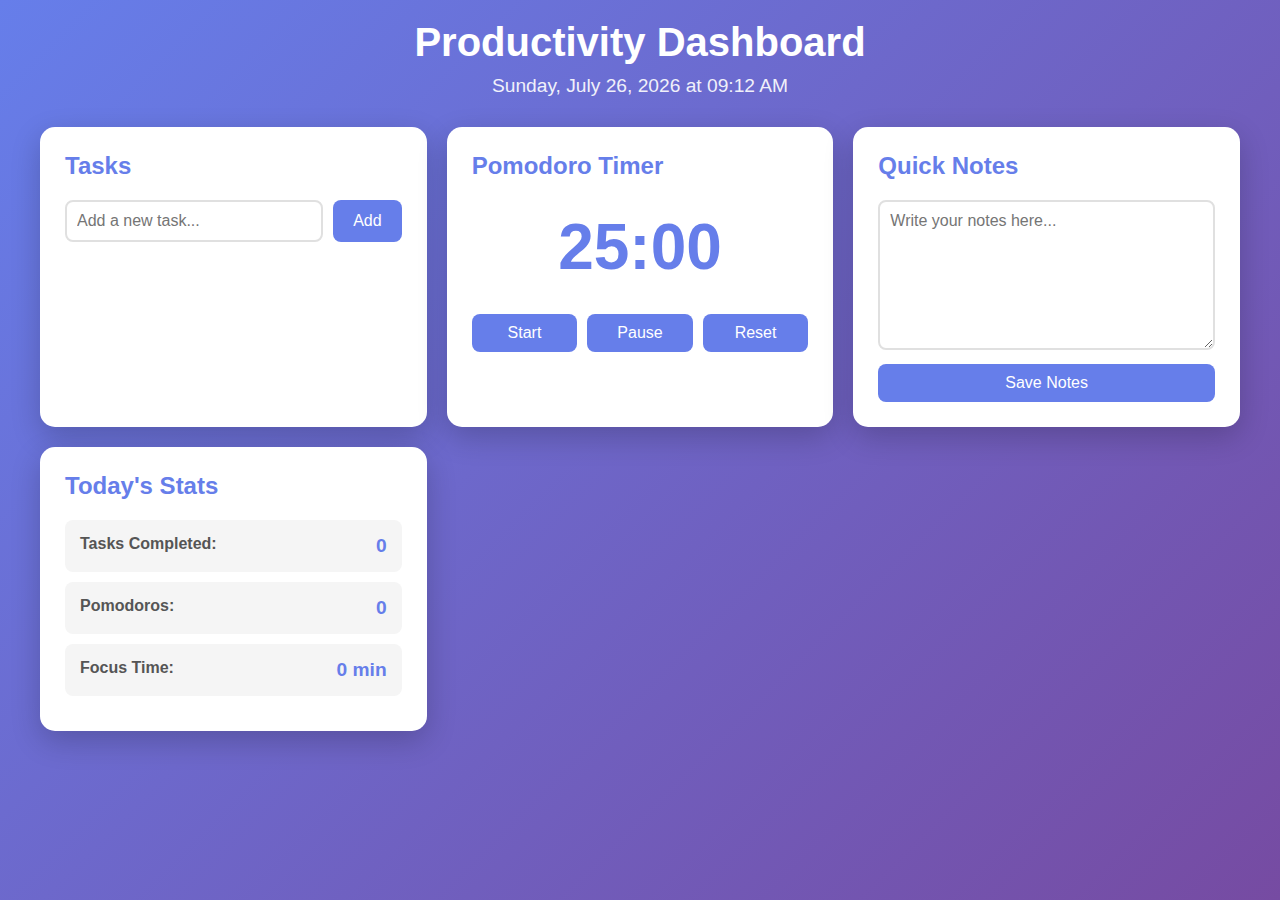
<file: index.html>
<!DOCTYPE html>
<html lang="en">
<head>
    <meta charset="UTF-8">
    <meta name="viewport" content="width=device-width, initial-scale=1.0">
    <title>Productivity Dashboard</title>
    <link rel="stylesheet" href="style.css">
</head>
<body>
    <div class="container">
        <header>
            <h1>Productivity Dashboard</h1>
            <div id="datetime"></div>
        </header>

        <div class="dashboard-grid">
            <div class="card task-card">
                <h2>Tasks</h2>
                <div class="task-input">
                    <input type="text" id="taskInput" placeholder="Add a new task...">
                    <button onclick="addTask()">Add</button>
                </div>
                <ul id="taskList"></ul>
            </div>

            <div class="card timer-card">
                <h2>Pomodoro Timer</h2>
                <div class="timer-display" id="timerDisplay">25:00</div>
                <div class="timer-controls">
                    <button onclick="startTimer()">Start</button>
                    <button onclick="pauseTimer()">Pause</button>
                    <button onclick="resetTimer()">Reset</button>
                </div>
            </div>

            <div class="card notes-card">
                <h2>Quick Notes</h2>
                <textarea id="notes" placeholder="Write your notes here..."></textarea>
                <button onclick="saveNotes()">Save Notes</button>
            </div>

            <div class="card stats-card">
                <h2>Today's Stats</h2>
                <div class="stat-item">
                    <span class="stat-label">Tasks Completed:</span>
                    <span class="stat-value" id="completedTasks">0</span>
                </div>
                <div class="stat-item">
                    <span class="stat-label">Pomodoros:</span>
                    <span class="stat-value" id="pomodoroCount">0</span>
                </div>
                <div class="stat-item">
                    <span class="stat-label">Focus Time:</span>
                    <span class="stat-value" id="focusTime">0 min</span>
                </div>
            </div>
        </div>
    </div>

    <script src="script.js"></script>
</body>
</html>
</file>
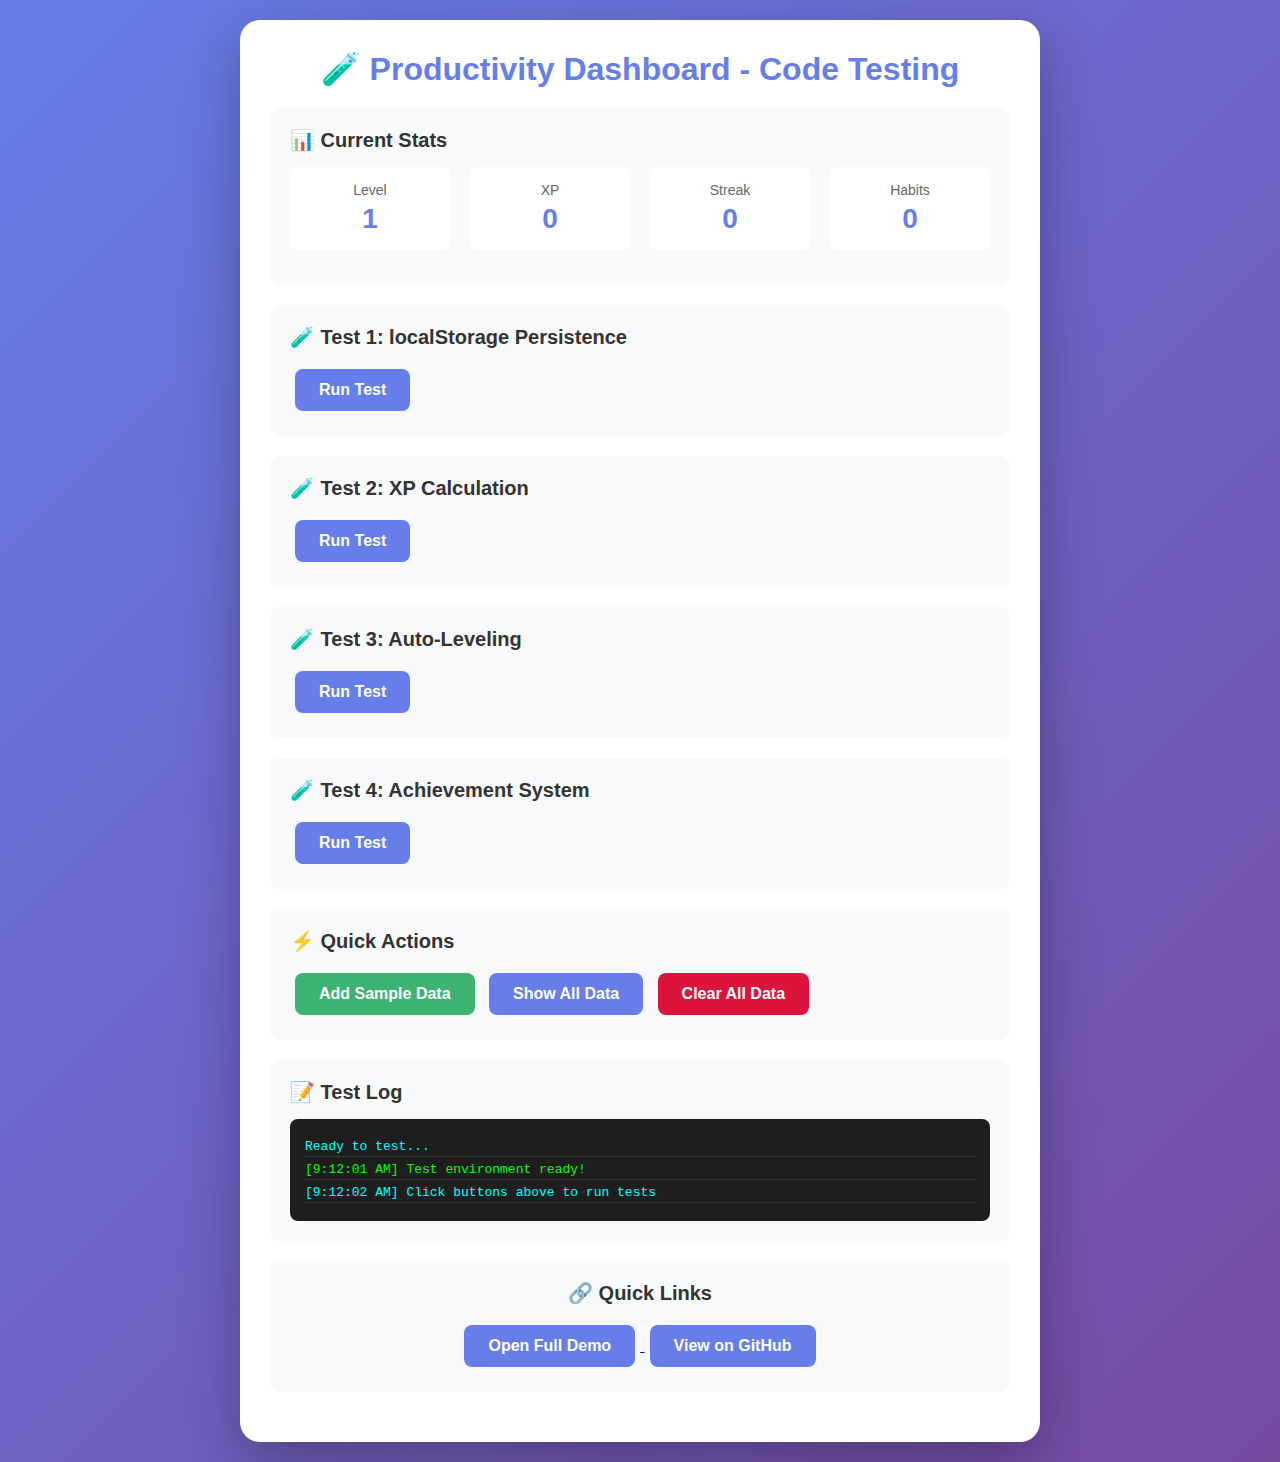
<file: code-test.html>
<!DOCTYPE html>
<html lang="en">
<head>
    <meta charset="UTF-8">
    <meta name="viewport" content="width=device-width, initial-scale=1.0">
    <title>Productivity Dashboard - Quick Test</title>
    <style>
        * { margin: 0; padding: 0; box-sizing: border-box; }
        
        body {
            font-family: 'Segoe UI', Tahoma, Geneva, Verdana, sans-serif;
            background: linear-gradient(135deg, #667eea 0%, #764ba2 100%);
            min-height: 100vh;
            padding: 20px;
        }
        
        .test-container {
            background: white;
            border-radius: 20px;
            padding: 30px;
            max-width: 800px;
            margin: 0 auto;
            box-shadow: 0 20px 60px rgba(0,0,0,0.3);
        }
        
        h1 {
            color: #667eea;
            margin-bottom: 20px;
            text-align: center;
        }
        
        .test-section {
            background: #f8f9fa;
            padding: 20px;
            border-radius: 10px;
            margin: 20px 0;
        }
        
        .test-section h2 {
            color: #333;
            margin-bottom: 15px;
            font-size: 20px;
        }
        
        button {
            padding: 12px 24px;
            border: none;
            border-radius: 8px;
            font-size: 16px;
            font-weight: 600;
            cursor: pointer;
            margin: 5px;
            transition: all 0.3s ease;
        }
        
        .test-btn {
            background: #667eea;
            color: white;
        }
        
        .test-btn:hover {
            background: #5568d3;
            transform: translateY(-2px);
        }
        
        .success-btn {
            background: #3cb371;
            color: white;
        }
        
        .danger-btn {
            background: #dc143c;
            color: white;
        }
        
        .stats {
            display: flex;
            gap: 20px;
            flex-wrap: wrap;
            margin: 15px 0;
        }
        
        .stat-box {
            flex: 1;
            min-width: 150px;
            background: white;
            padding: 15px;
            border-radius: 8px;
            text-align: center;
        }
        
        .stat-label {
            color: #666;
            font-size: 14px;
            margin-bottom: 5px;
        }
        
        .stat-value {
            color: #667eea;
            font-size: 28px;
            font-weight: 700;
        }
        
        .log {
            background: #1e1e1e;
            color: #0f0;
            padding: 15px;
            border-radius: 8px;
            font-family: 'Courier New', monospace;
            font-size: 13px;
            max-height: 200px;
            overflow-y: auto;
            margin-top: 10px;
        }
        
        .log-entry {
            margin: 3px 0;
            padding: 2px 0;
            border-bottom: 1px solid #333;
        }
        
        .success { color: #0f0; }
        .warning { color: #ff0; }
        .error { color: #f00; }
        .info { color: #0ff; }
        
        .test-result {
            padding: 10px;
            border-radius: 5px;
            margin: 10px 0;
            font-weight: 600;
        }
        
        .test-pass {
            background: #d4edda;
            color: #155724;
            border: 1px solid #c3e6cb;
        }
        
        .test-fail {
            background: #f8d7da;
            color: #721c24;
            border: 1px solid #f5c6cb;
        }
        
        .code-preview {
            background: #f4f4f4;
            padding: 15px;
            border-radius: 8px;
            border-left: 4px solid #667eea;
            margin: 10px 0;
            font-family: 'Courier New', monospace;
            font-size: 13px;
            overflow-x: auto;
        }
    </style>
</head>
<body>
    <div class="test-container">
        <h1>🧪 Productivity Dashboard - Code Testing</h1>
        
        <!-- Stats Display -->
        <div class="test-section">
            <h2>📊 Current Stats</h2>
            <div class="stats">
                <div class="stat-box">
                    <div class="stat-label">Level</div>
                    <div class="stat-value" id="displayLevel">1</div>
                </div>
                <div class="stat-box">
                    <div class="stat-label">XP</div>
                    <div class="stat-value" id="displayXP">0</div>
                </div>
                <div class="stat-box">
                    <div class="stat-label">Streak</div>
                    <div class="stat-value" id="displayStreak">0</div>
                </div>
                <div class="stat-box">
                    <div class="stat-label">Habits</div>
                    <div class="stat-value" id="displayHabits">0</div>
                </div>
            </div>
        </div>
        
        <!-- Test localStorage -->
        <div class="test-section">
            <h2>🧪 Test 1: localStorage Persistence</h2>
            <button class="test-btn" onclick="testLocalStorage()">Run Test</button>
            <div id="test1Result"></div>
        </div>
        
        <!-- Test XP Calculation -->
        <div class="test-section">
            <h2>🧪 Test 2: XP Calculation</h2>
            <button class="test-btn" onclick="testXPCalculation()">Run Test</button>
            <div id="test2Result"></div>
        </div>
        
        <!-- Test Leveling -->
        <div class="test-section">
            <h2>🧪 Test 3: Auto-Leveling</h2>
            <button class="test-btn" onclick="testLeveling()">Run Test</button>
            <div id="test3Result"></div>
        </div>
        
        <!-- Test Achievements -->
        <div class="test-section">
            <h2>🧪 Test 4: Achievement System</h2>
            <button class="test-btn" onclick="testAchievements()">Run Test</button>
            <div id="test4Result"></div>
        </div>
        
        <!-- Quick Actions -->
        <div class="test-section">
            <h2>⚡ Quick Actions</h2>
            <button class="success-btn" onclick="addSampleData()">Add Sample Data</button>
            <button class="test-btn" onclick="showAllData()">Show All Data</button>
            <button class="danger-btn" onclick="clearAllTestData()">Clear All Data</button>
        </div>
        
        <!-- Console Log -->
        <div class="test-section">
            <h2>📝 Test Log</h2>
            <div class="log" id="testLog">
                <div class="log-entry info">Ready to test...</div>
            </div>
        </div>
        
        <!-- Links -->
        <div class="test-section" style="text-align: center;">
            <h2>🔗 Quick Links</h2>
            <a href="dashboard-functional.html" target="_blank">
                <button class="test-btn">Open Full Demo</button>
            </a>
            <a href="https://github.com/JaysonDixon/ProductivityDashboard" target="_blank">
                <button class="test-btn">View on GitHub</button>
            </a>
        </div>
    </div>

    <script>
        // Data variables
        let loggedHabits = [];
        let userXP = 0;
        let userLevel = 1;
        let userStreak = 0;
        let achievements = [
            { id: 'first_habit', name: 'First Steps', unlocked: false },
            { id: 'week_warrior', name: 'Week Warrior', unlocked: false },
            { id: 'hydration_hero', name: 'Hydration Hero', unlocked: false }
        ];

        // Logging function
        function log(message, type = 'info') {
            const logEl = document.getElementById('testLog');
            const entry = document.createElement('div');
            entry.className = `log-entry ${type}`;
            entry.textContent = `[${new Date().toLocaleTimeString()}] ${message}`;
            logEl.appendChild(entry);
            logEl.scrollTop = logEl.scrollHeight;
            console.log(message);
        }

        // Update display
        function updateDisplay() {
            document.getElementById('displayLevel').textContent = userLevel;
            document.getElementById('displayXP').textContent = userXP;
            document.getElementById('displayStreak').textContent = userStreak;
            document.getElementById('displayHabits').textContent = loggedHabits.length;
        }

        // Test 1: localStorage
        function testLocalStorage() {
            log('Testing localStorage...', 'info');
            
            try {
                // Save test data
                const testData = { test: true, timestamp: new Date().toISOString() };
                localStorage.setItem('dashboardTest', JSON.stringify(testData));
                log('✓ Data saved to localStorage', 'success');
                
                // Load test data
                const loaded = JSON.parse(localStorage.getItem('dashboardTest'));
                if (loaded && loaded.test) {
                    log('✓ Data loaded from localStorage', 'success');
                    document.getElementById('test1Result').innerHTML = 
                        '<div class="test-result test-pass">✅ PASS: localStorage works!</div>';
                } else {
                    throw new Error('Data mismatch');
                }
                
                // Clean up
                localStorage.removeItem('dashboardTest');
                log('✓ Test cleanup completed', 'info');
                
            } catch (error) {
                log('✗ localStorage test failed: ' + error.message, 'error');
                document.getElementById('test1Result').innerHTML = 
                    '<div class="test-result test-fail">❌ FAIL: ' + error.message + '</div>';
            }
        }

        // Test 2: XP Calculation
        function testXPCalculation() {
            log('Testing XP calculation...', 'info');
            
            const tests = [
                { type: 'binary', value: 1, expected: 10, name: 'Exercise' },
                { type: 'count', value: 8, expected: 16, name: 'Water (8 glasses)' },
                { type: 'duration', value: 30, expected: 30, name: 'Reading (30 min)' }
            ];
            
            let allPass = true;
            let results = '';
            
            tests.forEach(test => {
                let xpGained = 0;
                
                switch(test.type) {
                    case 'binary':
                        xpGained = 10;
                        break;
                    case 'count':
                        xpGained = Math.min(test.value * 2, 50);
                        break;
                    case 'duration':
                        xpGained = Math.min(test.value, 100);
                        break;
                }
                
                const pass = xpGained === test.expected;
                allPass = allPass && pass;
                
                log(`${pass ? '✓' : '✗'} ${test.name}: ${xpGained} XP (expected ${test.expected})`, 
                    pass ? 'success' : 'error');
                
                results += `<div>${pass ? '✅' : '❌'} ${test.name}: ${xpGained} XP</div>`;
            });
            
            document.getElementById('test2Result').innerHTML = 
                `<div class="test-result ${allPass ? 'test-pass' : 'test-fail'}">
                    ${allPass ? '✅ PASS' : '❌ FAIL'}: XP Calculation
                </div>${results}`;
        }

        // Test 3: Leveling
        function testLeveling() {
            log('Testing auto-leveling...', 'info');
            
            // Reset
            userXP = 0;
            userLevel = 1;
            
            // Add 250 XP (should reach level 3)
            userXP = 250;
            
            // Calculate level
            while (userXP >= userLevel * 100) {
                userLevel++;
                log(`✓ Leveled up to Level ${userLevel}!`, 'success');
            }
            
            const pass = userLevel === 3;
            
            document.getElementById('test3Result').innerHTML = 
                `<div class="test-result ${pass ? 'test-pass' : 'test-fail'}">
                    ${pass ? '✅ PASS' : '❌ FAIL'}: Auto-Leveling<br>
                    250 XP → Level ${userLevel} (expected Level 3)
                </div>`;
            
            updateDisplay();
        }

        // Test 4: Achievements
        function testAchievements() {
            log('Testing achievement system...', 'info');
            
            // Reset
            loggedHabits = [];
            achievements[0].unlocked = false;
            
            // Add first habit
            loggedHabits.push({ name: 'Test', type: 'binary', value: 1 });
            
            // Check achievement
            if (loggedHabits.length >= 1 && !achievements[0].unlocked) {
                achievements[0].unlocked = true;
                log('✓ Achievement unlocked: First Steps 🏆', 'success');
            }
            
            const pass = achievements[0].unlocked;
            
            document.getElementById('test4Result').innerHTML = 
                `<div class="test-result ${pass ? 'test-pass' : 'test-fail'}">
                    ${pass ? '✅ PASS' : '❌ FAIL'}: Achievement System<br>
                    First Steps: ${achievements[0].unlocked ? 'Unlocked' : 'Locked'}
                </div>`;
            
            updateDisplay();
        }

        // Add sample data
        function addSampleData() {
            log('Adding sample data...', 'info');
            
            const sampleHabits = [
                { name: 'Exercise', type: 'binary', value: 1, xp: 10 },
                { name: 'Water', type: 'count', value: 8, xp: 16 },
                { name: 'Reading', type: 'duration', value: 30, xp: 30 },
                { name: 'Push-ups', type: 'count', value: 20, xp: 40 }
            ];
            
            sampleHabits.forEach(habit => {
                loggedHabits.push({
                    ...habit,
                    timestamp: new Date().toISOString(),
                    timeString: new Date().toLocaleTimeString()
                });
                userXP += habit.xp;
                log(`✓ Added: ${habit.name} (+${habit.xp} XP)`, 'success');
            });
            
            // Check for level up
            while (userXP >= userLevel * 100) {
                userLevel++;
                log(`✓ Level up! Now Level ${userLevel}`, 'success');
            }
            
            // Check first achievement
            if (loggedHabits.length >= 1 && !achievements[0].unlocked) {
                achievements[0].unlocked = true;
                log('✓ Achievement unlocked: First Steps 🏆', 'success');
            }
            
            updateDisplay();
            log(`Total: ${loggedHabits.length} habits, ${userXP} XP, Level ${userLevel}`, 'info');
        }

        // Show all data
        function showAllData() {
            log('=== ALL DATA ===', 'info');
            log(`Level: ${userLevel}`, 'info');
            log(`XP: ${userXP}`, 'info');
            log(`Streak: ${userStreak}`, 'info');
            log(`Total Habits: ${loggedHabits.length}`, 'info');
            log(`Achievements: ${achievements.filter(a => a.unlocked).length}/${achievements.length} unlocked`, 'info');
            
            if (loggedHabits.length > 0) {
                log('--- Recent Habits ---', 'info');
                loggedHabits.slice(-5).forEach(habit => {
                    log(`• ${habit.name} - ${habit.value} (${habit.type})`, 'info');
                });
            }
            
            log('=== END DATA ===', 'info');
        }

        // Clear all test data
        function clearAllTestData() {
            if (confirm('Clear all test data?')) {
                loggedHabits = [];
                userXP = 0;
                userLevel = 1;
                userStreak = 0;
                achievements.forEach(a => a.unlocked = false);
                
                updateDisplay();
                log('✓ All data cleared', 'warning');
                
                // Clear results
                document.getElementById('test1Result').innerHTML = '';
                document.getElementById('test2Result').innerHTML = '';
                document.getElementById('test3Result').innerHTML = '';
                document.getElementById('test4Result').innerHTML = '';
            }
        }

        // Initialize
        window.onload = function() {
            log('Test environment ready!', 'success');
            log('Click buttons above to run tests', 'info');
            updateDisplay();
        };
    </script>
</body>
</html>
</file>
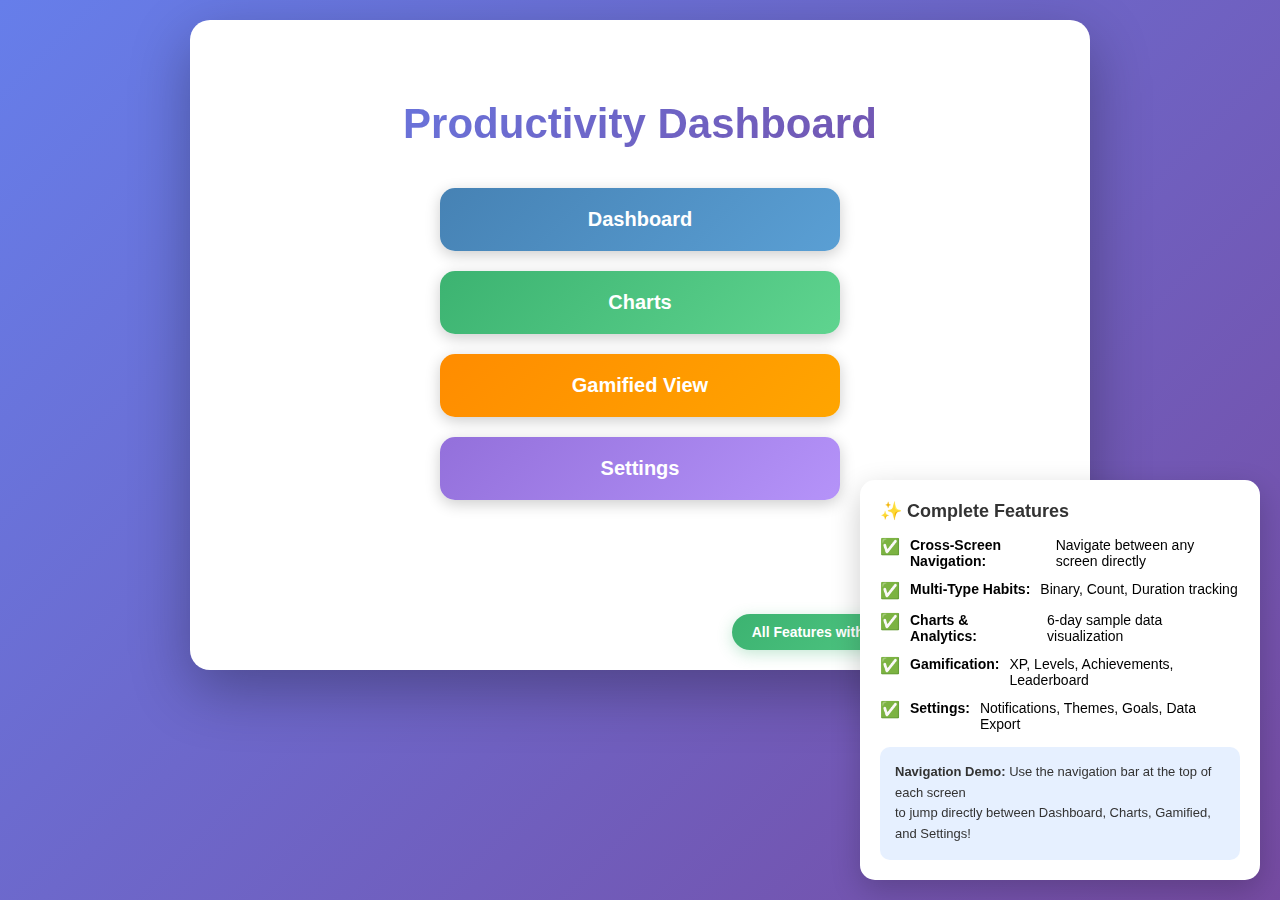
<file: dashboard-complete-nav.html>
<!DOCTYPE html>
<html lang="en">
<head>
    <meta charset="UTF-8">
    <meta name="viewport" content="width=device-width, initial-scale=1.0">
    <title>Productivity Dashboard - Complete with Navigation</title>
    <link rel="stylesheet" href="dashboard-complete-nav.css">
</head>
<body>
    <div class="app-container" id="appContainer">
        <!-- Main Menu Screen -->
        <div class="screen" id="menuScreen">
            <h1 class="title">Productivity Dashboard</h1>
            <div class="menu-buttons">
                <button class="menu-btn dashboard-btn" onclick="navigateTo('dashboard')">Dashboard</button>
                <button class="menu-btn charts-btn" onclick="navigateTo('charts')">Charts</button>
                <button class="menu-btn gamified-btn" onclick="navigateTo('gamified')">Gamified View</button>
                <button class="menu-btn settings-btn" onclick="navigateTo('settings')">Settings</button>
            </div>
            <div class="feature-badge">All Features with Cross-Screen Navigation ✓</div>
        </div>

        <!-- Dashboard Screen -->
        <div class="screen hidden" id="dashboardScreen">
            <!-- Navigation Bar -->
            <div class="nav-bar">
                <button class="nav-btn menu-nav" onclick="navigateTo('menu')">Menu</button>
                <button class="nav-btn charts-nav" onclick="navigateTo('charts')">Charts</button>
                <button class="nav-btn gamified-nav" onclick="navigateTo('gamified')">Gamified</button>
                <button class="nav-btn settings-nav" onclick="navigateTo('settings')">Settings</button>
            </div>

            <h2 class="screen-title">Dashboard - Multi-Type Habit Logging</h2>
            
            <!-- Habit Type Selection -->
            <div class="habit-types-section">
                <h3>Select Habit:</h3>
                <div class="habit-type-buttons">
                    <button class="habit-type-btn active" onclick="selectHabit('Exercise', 'binary')">Exercise</button>
                    <button class="habit-type-btn" onclick="selectHabit('Water', 'count')">Water</button>
                    <button class="habit-type-btn" onclick="selectHabit('Reading', 'duration')">Reading</button>
                    <button class="habit-type-btn" onclick="selectHabit('Push-ups', 'count')">Push-ups</button>
                    <button class="habit-type-btn" onclick="selectHabit('Meditation', 'duration')">Meditation</button>
                    <button class="habit-type-btn" onclick="selectHabit('Study', 'duration')">Study</button>
                </div>
            </div>

            <!-- Input Controls Section -->
            <div class="input-controls-section">
                <div class="input-instruction" id="inputInstruction">
                    Selected: <span id="selectedHabit">Exercise</span> - <span id="inputType">Check if completed</span>
                </div>

                <!-- Binary Input -->
                <div class="input-control binary-input" id="binaryInput">
                    <label class="checkbox-container">
                        <input type="checkbox" id="binaryCheckbox">
                        <span class="checkmark"></span>
                        <span class="checkbox-label">Completed today</span>
                    </label>
                </div>

                <!-- Count Input -->
                <div class="input-control count-input hidden" id="countInput">
                    <label for="countValue">Count:</label>
                    <input type="number" id="countValue" min="1" max="999" placeholder="e.g., 8">
                    <span class="unit-label" id="countUnit">times</span>
                </div>

                <!-- Duration Input -->
                <div class="input-control duration-input hidden" id="durationInput">
                    <label for="durationValue">Duration (minutes):</label>
                    <input type="number" id="durationValue" min="1" max="999" placeholder="e.g., 30">
                    <span class="unit-label">minutes</span>
                </div>

                <button class="log-btn" onclick="logHabitEnhanced()">Log Habit</button>
            </div>

            <!-- Logged Habits List -->
            <div class="habits-list-section">
                <h3 class="list-title">Today's Habits (<span id="habitCount">0</span> logged):</h3>
                <ul id="habitsList" class="habits-list">
                    <li class="empty-message">No habits logged yet. Start tracking!</li>
                </ul>
            </div>

            <!-- Feedback Animation -->
            <div class="feedback-overlay hidden" id="feedbackOverlay">
                <div class="feedback-animation">
                    <div class="feedback-circle"></div>
                    <div class="feedback-text">Logged! ✓</div>
                </div>
            </div>
        </div>

        <!-- Charts Screen -->
        <div class="screen hidden" id="chartsScreen">
            <!-- Navigation Bar -->
            <div class="nav-bar">
                <button class="nav-btn menu-nav" onclick="navigateTo('menu')">Menu</button>
                <button class="nav-btn dashboard-nav" onclick="navigateTo('dashboard')">Dashboard</button>
                <button class="nav-btn gamified-nav" onclick="navigateTo('gamified')">Gamified</button>
                <button class="nav-btn settings-nav" onclick="navigateTo('settings')">Settings</button>
            </div>

            <h2 class="screen-title">Charts & Analytics</h2>
            <div class="charts-content">
                <div class="chart-container">
                    <h3>Weekly Habit Progress</h3>
                    <div class="bar-chart" id="barChart">
                        <div class="bar-group">
                            <div class="bar-label">Mon</div>
                            <div class="bar" style="height: 80%;" data-value="4"></div>
                            <div class="bar-value">4</div>
                        </div>
                        <div class="bar-group">
                            <div class="bar-label">Tue</div>
                            <div class="bar" style="height: 60%;" data-value="3"></div>
                            <div class="bar-value">3</div>
                        </div>
                        <div class="bar-group">
                            <div class="bar-label">Wed</div>
                            <div class="bar" style="height: 100%;" data-value="5"></div>
                            <div class="bar-value">5</div>
                        </div>
                        <div class="bar-group">
                            <div class="bar-label">Thu</div>
                            <div class="bar" style="height: 90%;" data-value="5"></div>
                            <div class="bar-value">5</div>
                        </div>
                        <div class="bar-group">
                            <div class="bar-label">Fri</div>
                            <div class="bar" style="height: 80%;" data-value="4"></div>
                            <div class="bar-value">4</div>
                        </div>
                        <div class="bar-group">
                            <div class="bar-label">Sat</div>
                            <div class="bar" style="height: 70%;" data-value="4"></div>
                            <div class="bar-value">4</div>
                        </div>
                    </div>
                </div>
                <div class="stats-container">
                    <h3>Weekly Statistics</h3>
                    <div class="stat-item">
                        <span class="stat-label">Average Water:</span>
                        <span class="stat-value">7.2 glasses</span>
                    </div>
                    <div class="stat-item">
                        <span class="stat-label">Total Reading:</span>
                        <span class="stat-value">295 min</span>
                    </div>
                    <div class="stat-item">
                        <span class="stat-label">Exercise Days:</span>
                        <span class="stat-value">4 days</span>
                    </div>
                </div>
            </div>
        </div>

        <!-- Gamified Screen -->
        <div class="screen hidden" id="gamifiedScreen">
            <!-- Navigation Bar -->
            <div class="nav-bar">
                <button class="nav-btn menu-nav" onclick="navigateTo('menu')">Menu</button>
                <button class="nav-btn dashboard-nav" onclick="navigateTo('dashboard')">Dashboard</button>
                <button class="nav-btn charts-nav" onclick="navigateTo('charts')">Charts</button>
                <button class="nav-btn settings-nav" onclick="navigateTo('settings')">Settings</button>
            </div>

            <h2 class="screen-title">Gamified View</h2>
            <div class="gamification-content">
                <div class="xp-section">
                    <h3>Level 5</h3>
                    <div class="xp-bar">
                        <div class="xp-progress" style="width: 50%;"></div>
                    </div>
                    <p>450 / 500 XP</p>
                    <p class="streak">🔥 12-day streak!</p>
                </div>

                <div class="achievements-section">
                    <h3>Achievements</h3>
                    <div class="achievements-grid">
                        <div class="achievement unlocked">
                            <div class="achievement-icon">🏆</div>
                            <div class="achievement-name">First Steps</div>
                        </div>
                        <div class="achievement unlocked">
                            <div class="achievement-icon">💧</div>
                            <div class="achievement-name">Hydration Hero</div>
                        </div>
                        <div class="achievement unlocked">
                            <div class="achievement-icon">📚</div>
                            <div class="achievement-name">Bookworm</div>
                        </div>
                        <div class="achievement locked">
                            <div class="achievement-icon">⭐</div>
                            <div class="achievement-name">Perfect Week</div>
                        </div>
                    </div>
                </div>

                <div class="leaderboard-section">
                    <h3>Leaderboard</h3>
                    <div class="leaderboard">
                        <div class="leaderboard-item rank-1">
                            <span class="rank">1</span>
                            <span class="player-name">Alex_Fit</span>
                            <span class="player-xp">1250 XP</span>
                        </div>
                        <div class="leaderboard-item rank-2">
                            <span class="rank">2</span>
                            <span class="player-name">Sarah_Goals</span>
                            <span class="player-xp">980 XP</span>
                        </div>
                        <div class="leaderboard-item rank-3">
                            <span class="rank">3</span>
                            <span class="player-name">Mike_Strong</span>
                            <span class="player-xp">850 XP</span>
                        </div>
                        <div class="leaderboard-item current-player">
                            <span class="rank">4</span>
                            <span class="player-name">You</span>
                            <span class="player-xp">450 XP</span>
                        </div>
                    </div>
                </div>
            </div>
        </div>

        <!-- Settings Screen -->
        <div class="screen hidden" id="settingsScreen">
            <!-- Navigation Bar -->
            <div class="nav-bar">
                <button class="nav-btn menu-nav" onclick="navigateTo('menu')">Menu</button>
                <button class="nav-btn dashboard-nav" onclick="navigateTo('dashboard')">Dashboard</button>
                <button class="nav-btn charts-nav" onclick="navigateTo('charts')">Charts</button>
                <button class="nav-btn gamified-nav" onclick="navigateTo('gamified')">Gamified</button>
            </div>

            <h2 class="screen-title">Settings</h2>
            <div class="settings-content">
                <div class="setting-group">
                    <h3>🔔 Notifications</h3>
                    <label class="toggle-switch">
                        <input type="checkbox" id="notificationsToggle" checked>
                        <span class="toggle-slider"></span>
                        <span class="toggle-label">Daily reminders</span>
                    </label>
                </div>

                <div class="setting-group">
                    <h3>🎨 Theme</h3>
                    <div class="theme-buttons">
                        <button class="theme-btn active">Light</button>
                        <button class="theme-btn">Dark</button>
                    </div>
                </div>

                <div class="setting-group">
                    <h3>🎯 Daily Goal</h3>
                    <div class="goal-controls">
                        <button class="goal-btn" onclick="changeGoal(-1)">-</button>
                        <span class="goal-value" id="goalValue">5</span>
                        <button class="goal-btn" onclick="changeGoal(1)">+</button>
                        <span class="goal-label">habits per day</span>
                    </div>
                </div>

                <div class="setting-group">
                    <h3>💾 Data Management</h3>
                    <button class="action-btn export-btn">Export Data</button>
                    <button class="action-btn clear-btn">Clear Data</button>
                </div>

                <div class="setting-group about-section">
                    <h3>ℹ️ About</h3>
                    <p>Productivity Dashboard v1.0</p>
                    <p>Developed for Advanced Software Engineering</p>
                    <p>Features: Multi-type habit logging, charts, gamification</p>
                </div>
            </div>
        </div>
    </div>

    <div class="info-panel">
        <h4>✨ Complete Features</h4>
        <div class="status-item">
            <span class="status-check">✅</span>
            <strong>Cross-Screen Navigation:</strong> Navigate between any screen directly
        </div>
        <div class="status-item">
            <span class="status-check">✅</span>
            <strong>Multi-Type Habits:</strong> Binary, Count, Duration tracking
        </div>
        <div class="status-item">
            <span class="status-check">✅</span>
            <strong>Charts & Analytics:</strong> 6-day sample data visualization
        </div>
        <div class="status-item">
            <span class="status-check">✅</span>
            <strong>Gamification:</strong> XP, Levels, Achievements, Leaderboard
        </div>
        <div class="status-item">
            <span class="status-check">✅</span>
            <strong>Settings:</strong> Notifications, Themes, Goals, Data Export
        </div>
        <div class="tech-note">
            <strong>Navigation Demo:</strong> Use the navigation bar at the top of each screen<br>
            to jump directly between Dashboard, Charts, Gamified, and Settings!
        </div>
    </div>

    <script src="dashboard-complete-nav.js"></script>
</body>
</html>
</file>
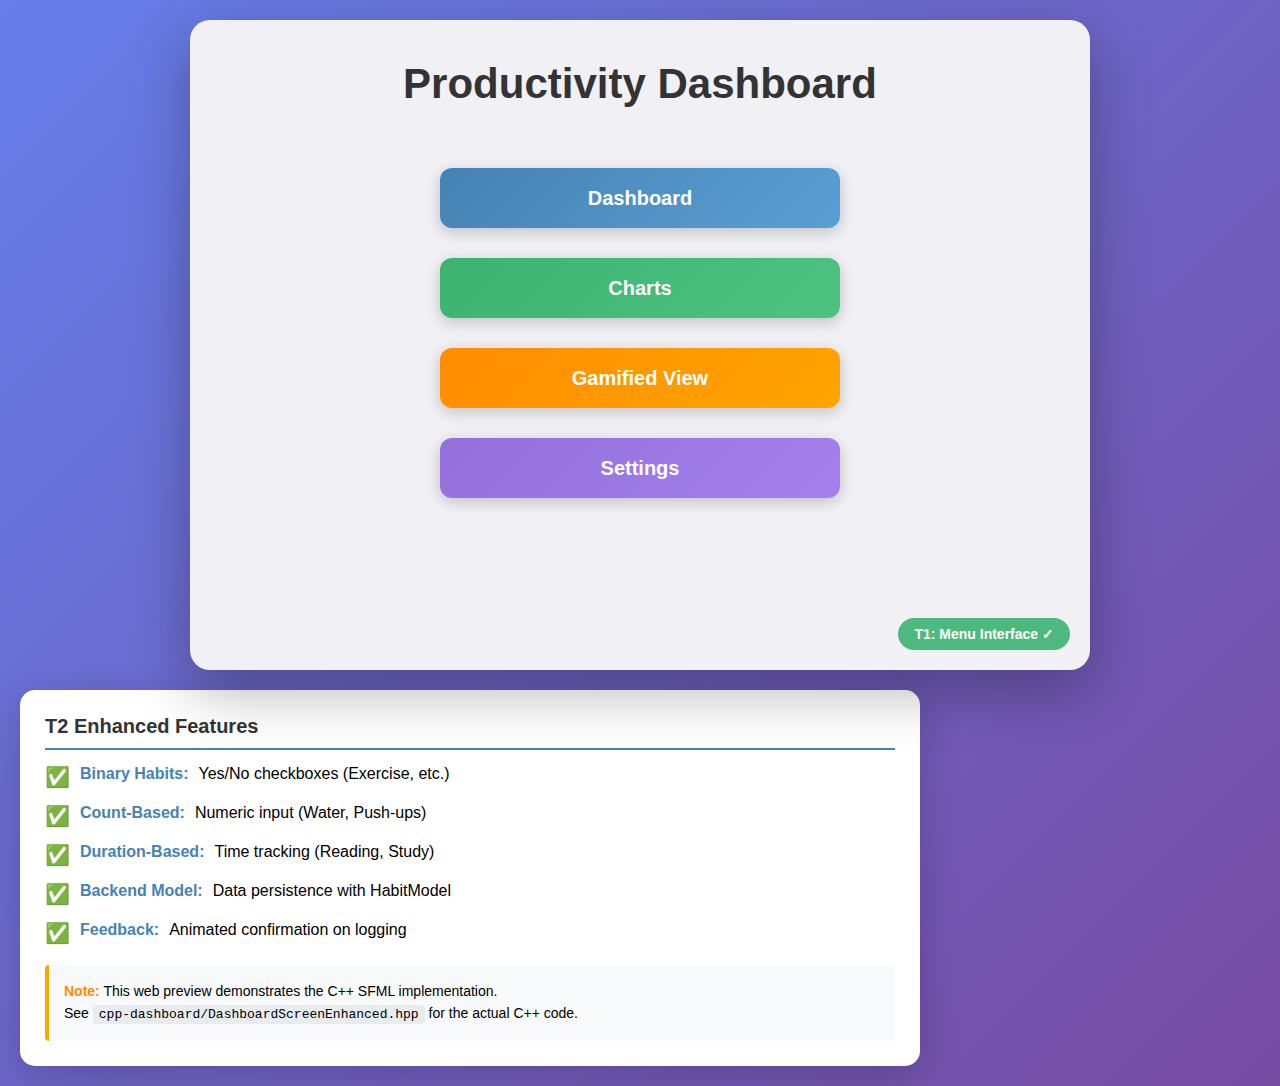
<file: dashboard-enhanced.html>
<!DOCTYPE html>
<html lang="en">
<head>
    <meta charset="UTF-8">
    <meta name="viewport" content="width=device-width, initial-scale=1.0">
    <title>Productivity Dashboard - Enhanced T2</title>
    <link rel="stylesheet" href="dashboard-enhanced.css">
</head>
<body>
    <div class="app-container" id="appContainer">
        <!-- Main Menu Screen (T1) -->
        <div class="screen" id="menuScreen">
            <h1 class="title">Productivity Dashboard</h1>
            <div class="menu-buttons">
                <button class="menu-btn dashboard-btn" onclick="navigateTo('dashboard')">Dashboard</button>
                <button class="menu-btn charts-btn" onclick="navigateTo('charts')">Charts</button>
                <button class="menu-btn gamified-btn" onclick="navigateTo('gamified')">Gamified View</button>
                <button class="menu-btn settings-btn" onclick="navigateTo('settings')">Settings</button>
            </div>
            <div class="feature-badge">T1: Menu Interface ✓</div>
        </div>

        <!-- Enhanced Dashboard Screen (T2) -->
        <div class="screen hidden" id="dashboardScreen">
            <button class="back-btn" onclick="navigateTo('menu')">← Back</button>
            <h2 class="screen-title">Dashboard - Multi-Type Habit Logging</h2>
            
            <!-- Habit Type Selection -->
            <div class="habit-types-section">
                <h3>Select Habit:</h3>
                <div class="habit-type-buttons">
                    <button class="habit-type-btn active" data-habit="Exercise" data-type="binary" onclick="selectHabit('Exercise', 'binary')">Exercise</button>
                    <button class="habit-type-btn" data-habit="Water" data-type="count" onclick="selectHabit('Water', 'count')">Water</button>
                    <button class="habit-type-btn" data-habit="Reading" data-type="duration" onclick="selectHabit('Reading', 'duration')">Reading</button>
                    <button class="habit-type-btn" data-habit="Push-ups" data-type="count" onclick="selectHabit('Push-ups', 'count')">Push-ups</button>
                    <button class="habit-type-btn" data-habit="Meditation" data-type="duration" onclick="selectHabit('Meditation', 'duration')">Meditation</button>
                    <button class="habit-type-btn" data-habit="Study" data-type="duration" onclick="selectHabit('Study', 'duration')">Study</button>
                </div>
            </div>

            <!-- Input Controls Section -->
            <div class="input-controls-section">
                <div class="input-instruction" id="inputInstruction">
                    Selected: <span id="selectedHabit">Exercise</span> - <span id="inputType">Check if completed</span>
                </div>

                <!-- Binary Input (Checkbox) -->
                <div class="input-control binary-input" id="binaryInput">
                    <label class="checkbox-container">
                        <input type="checkbox" id="binaryCheckbox">
                        <span class="checkmark"></span>
                        <span class="checkbox-label">Completed today</span>
                    </label>
                </div>

                <!-- Count Input (Numeric) -->
                <div class="input-control count-input hidden" id="countInput">
                    <label for="countValue">Count:</label>
                    <input type="number" id="countValue" min="1" max="999" placeholder="e.g., 8">
                    <span class="unit-label" id="countUnit">times</span>
                </div>

                <!-- Duration Input (Minutes) -->
                <div class="input-control duration-input hidden" id="durationInput">
                    <label for="durationValue">Duration (minutes):</label>
                    <input type="number" id="durationValue" min="1" max="999" placeholder="e.g., 30">
                    <span class="unit-label">minutes</span>
                </div>

                <button class="log-btn" onclick="logHabitEnhanced()">Log Habit</button>
            </div>

            <!-- Logged Habits List -->
            <div class="habits-list-section">
                <h3 class="list-title">Today's Habits (<span id="habitCount">0</span> logged):</h3>
                <ul id="habitsList" class="habits-list">
                    <li class="empty-message">No habits logged yet. Start tracking!</li>
                </ul>
            </div>

            <!-- Feedback Animation -->
            <div class="feedback-overlay hidden" id="feedbackOverlay">
                <div class="feedback-animation">
                    <div class="feedback-circle"></div>
                    <div class="feedback-text">Logged! ✓</div>
                </div>
            </div>

            <div class="feature-badge">T2: Enhanced Habit Logging ✓</div>
        </div>

        <!-- Charts Screen (Placeholder) -->
        <div class="screen hidden" id="chartsScreen">
            <button class="back-btn" onclick="navigateTo('menu')">← Back</button>
            <h2 class="screen-title">Charts View</h2>
            <div class="placeholder-content">
                <div class="placeholder-icon">📊</div>
                <h3>Charts and Analytics</h3>
                <p>[Placeholder Screen]</p>
                <p class="placeholder-text">
                    Bar charts, line graphs, and trend visualizations<br>
                    will be displayed here.
                </p>
            </div>
        </div>

        <!-- Gamified Screen (Placeholder) -->
        <div class="screen hidden" id="gamifiedScreen">
            <button class="back-btn" onclick="navigateTo('menu')">← Back</button>
            <h2 class="screen-title">Gamified View</h2>
            <div class="placeholder-content">
                <div class="placeholder-icon">🎮</div>
                <h3>Gamification Features</h3>
                <p>[Placeholder Screen]</p>
                <p class="placeholder-text">
                    XP, Levels, Achievements, Streaks,<br>
                    and Rewards will be displayed here.
                </p>
            </div>
        </div>

        <!-- Settings Screen (Placeholder) -->
        <div class="screen hidden" id="settingsScreen">
            <button class="back-btn" onclick="navigateTo('menu')">← Back</button>
            <h2 class="screen-title">Settings</h2>
            <div class="placeholder-content">
                <div class="placeholder-icon">⚙️</div>
                <h3>Application Settings</h3>
                <p>[Placeholder Screen]</p>
                <p class="placeholder-text">
                    Preferences, notifications, themes,<br>
                    and other settings will be displayed here.
                </p>
            </div>
        </div>
    </div>

    <div class="info-panel">
        <h4>T2 Enhanced Features</h4>
        <div class="status-item">
            <span class="status-check">✅</span>
            <strong>Binary Habits:</strong> Yes/No checkboxes (Exercise, etc.)
        </div>
        <div class="status-item">
            <span class="status-check">✅</span>
            <strong>Count-Based:</strong> Numeric input (Water, Push-ups)
        </div>
        <div class="status-item">
            <span class="status-check">✅</span>
            <strong>Duration-Based:</strong> Time tracking (Reading, Study)
        </div>
        <div class="status-item">
            <span class="status-check">✅</span>
            <strong>Backend Model:</strong> Data persistence with HabitModel
        </div>
        <div class="status-item">
            <span class="status-check">✅</span>
            <strong>Feedback:</strong> Animated confirmation on logging
        </div>
        <div class="tech-note">
            <strong>Note:</strong> This web preview demonstrates the C++ SFML implementation.<br>
            See <code>cpp-dashboard/DashboardScreenEnhanced.hpp</code> for the actual C++ code.
        </div>
    </div>

    <script src="dashboard-enhanced.js"></script>
</body>
</html>
</file>
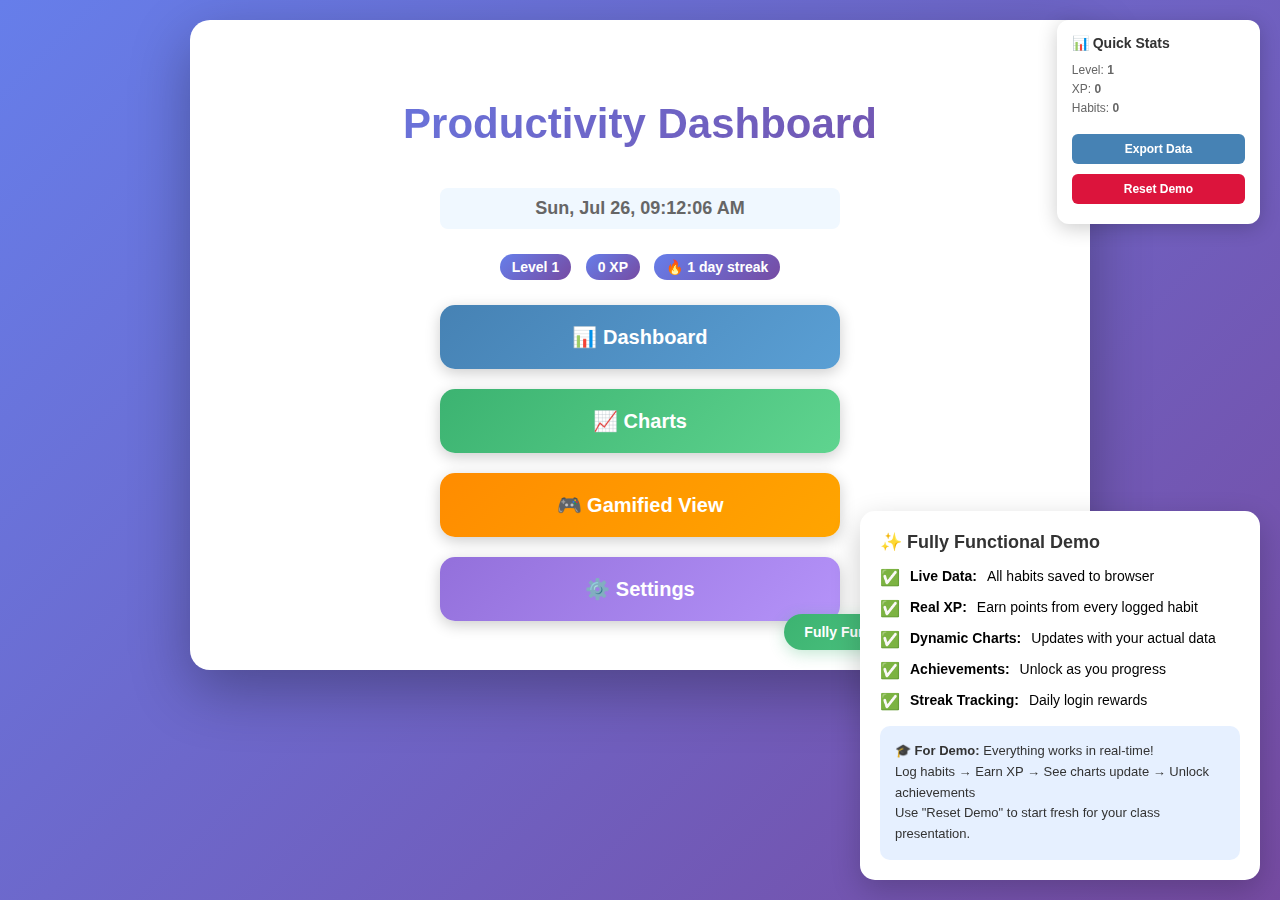
<file: dashboard-functional.html>
<!DOCTYPE html>
<html lang="en">
<head>
    <meta charset="UTF-8">
    <meta name="viewport" content="width=device-width, initial-scale=1.0">
    <title>Productivity Dashboard - Fully Functional Demo</title>
    <link rel="stylesheet" href="dashboard-complete-nav.css">
    <style>
        .clock-display {
            text-align: center;
            font-size: 18px;
            color: #666;
            padding: 10px;
            background: #f0f8ff;
            border-radius: 8px;
            margin: 10px auto;
            max-width: 400px;
            font-weight: 600;
        }
        .stats-badge {
            display: inline-block;
            padding: 5px 12px;
            background: linear-gradient(135deg, #667eea 0%, #764ba2 100%);
            color: white;
            border-radius: 15px;
            font-size: 14px;
            font-weight: 600;
            margin: 5px;
        }
        .demo-controls {
            position: fixed;
            top: 20px;
            right: 20px;
            background: white;
            padding: 15px;
            border-radius: 12px;
            box-shadow: 0 4px 20px rgba(0,0,0,0.2);
            z-index: 1000;
        }
        .demo-controls h4 {
            margin: 0 0 10px 0;
            font-size: 14px;
            color: #333;
        }
        .demo-controls button {
            width: 100%;
            margin: 5px 0;
            padding: 8px;
            border: none;
            border-radius: 6px;
            font-size: 12px;
            cursor: pointer;
            font-weight: 600;
        }
        .reset-btn {
            background: #dc143c;
            color: white;
        }
        .export-btn-small {
            background: #4682b4;
            color: white;
        }
    </style>
</head>
<body>
    <div class="app-container" id="appContainer">
        <!-- Main Menu Screen -->
        <div class="screen" id="menuScreen">
            <h1 class="title">Productivity Dashboard</h1>
            <div class="clock-display" id="currentTime">Loading...</div>
            <div style="text-align: center; margin: 20px 0;">
                <span class="stats-badge">Level <span id="menuLevel">1</span></span>
                <span class="stats-badge"><span id="menuXP">0</span> XP</span>
                <span class="stats-badge">🔥 <span id="menuStreak">0</span> day streak</span>
            </div>
            <div class="menu-buttons">
                <button class="menu-btn dashboard-btn" onclick="navigateTo('dashboard')">📊 Dashboard</button>
                <button class="menu-btn charts-btn" onclick="navigateTo('charts')">📈 Charts</button>
                <button class="menu-btn gamified-btn" onclick="navigateTo('gamified')">🎮 Gamified View</button>
                <button class="menu-btn settings-btn" onclick="navigateTo('settings')">⚙️ Settings</button>
            </div>
            <div class="feature-badge">Fully Functional - All Data Persists ✓</div>
        </div>

        <!-- Dashboard Screen -->
        <div class="screen hidden" id="dashboardScreen">
            <div class="nav-bar">
                <button class="nav-btn menu-nav" onclick="navigateTo('menu')">Menu</button>
                <button class="nav-btn charts-nav" onclick="navigateTo('charts')">Charts</button>
                <button class="nav-btn gamified-nav" onclick="navigateTo('gamified')">Gamified</button>
                <button class="nav-btn settings-nav" onclick="navigateTo('settings')">Settings</button>
            </div>

            <h2 class="screen-title">Dashboard - Multi-Type Habit Logging</h2>
            <div class="clock-display" id="currentTime2">Loading...</div>
            
            <div class="habit-types-section">
                <h3>Select Habit:</h3>
                <div class="habit-type-buttons">
                    <button class="habit-type-btn active" onclick="selectHabit('Exercise', 'binary')">💪 Exercise</button>
                    <button class="habit-type-btn" onclick="selectHabit('Water', 'count')">💧 Water</button>
                    <button class="habit-type-btn" onclick="selectHabit('Reading', 'duration')">📚 Reading</button>
                    <button class="habit-type-btn" onclick="selectHabit('Push-ups', 'count')">🏋️ Push-ups</button>
                    <button class="habit-type-btn" onclick="selectHabit('Meditation', 'duration')">🧘 Meditation</button>
                    <button class="habit-type-btn" onclick="selectHabit('Study', 'duration')">📖 Study</button>
                </div>
            </div>

            <div class="input-controls-section">
                <div class="input-instruction" id="inputInstruction">
                    Selected: <span id="selectedHabit">Exercise</span> - <span id="inputType">Check if completed</span>
                </div>

                <div class="input-control binary-input" id="binaryInput">
                    <label class="checkbox-container">
                        <input type="checkbox" id="binaryCheckbox">
                        <span class="checkmark"></span>
                        <span class="checkbox-label">Completed today</span>
                    </label>
                </div>

                <div class="input-control count-input hidden" id="countInput">
                    <label for="countValue">Count:</label>
                    <input type="number" id="countValue" min="1" max="999" placeholder="e.g., 8">
                    <span class="unit-label" id="countUnit">times</span>
                </div>

                <div class="input-control duration-input hidden" id="durationInput">
                    <label for="durationValue">Duration (minutes):</label>
                    <input type="number" id="durationValue" min="1" max="999" placeholder="e.g., 30">
                    <span class="unit-label">minutes</span>
                </div>

                <button class="log-btn" onclick="logHabitEnhanced()">Log Habit & Earn XP</button>
            </div>

            <div class="habits-list-section">
                <h3 class="list-title">Today's Habits (<span id="habitCount">0</span> logged):</h3>
                <ul id="habitsList" class="habits-list">
                    <li class="empty-message">No habits logged yet today. Start tracking!</li>
                </ul>
            </div>

            <div class="feedback-overlay hidden" id="feedbackOverlay">
                <div class="feedback-animation">
                    <div class="feedback-circle"></div>
                    <div class="feedback-text">Logged! ✓</div>
                </div>
            </div>
        </div>

        <!-- Charts Screen -->
        <div class="screen hidden" id="chartsScreen">
            <div class="nav-bar">
                <button class="nav-btn menu-nav" onclick="navigateTo('menu')">Menu</button>
                <button class="nav-btn dashboard-nav" onclick="navigateTo('dashboard')">Dashboard</button>
                <button class="nav-btn gamified-nav" onclick="navigateTo('gamified')">Gamified</button>
                <button class="nav-btn settings-nav" onclick="navigateTo('settings')">Settings</button>
            </div>

            <h2 class="screen-title">Charts & Analytics</h2>
            <div class="charts-content">
                <div class="chart-container">
                    <h3>Last 7 Days - Habits Logged Per Day</h3>
                    <div class="bar-chart" id="barChart">
                        <!-- Dynamically generated -->
                    </div>
                </div>
                <div class="stats-container">
                    <h3>All-Time Statistics</h3>
                    <div class="stat-item">
                        <span class="stat-label">💧 Average Water:</span>
                        <span class="stat-value" id="avgWater">0 glasses</span>
                    </div>
                    <div class="stat-item">
                        <span class="stat-label">📚 Total Reading:</span>
                        <span class="stat-value" id="totalReading">0 min</span>
                    </div>
                    <div class="stat-item">
                        <span class="stat-label">💪 Exercise Days:</span>
                        <span class="stat-value" id="exerciseDays">0 days</span>
                    </div>
                </div>
            </div>
        </div>

        <!-- Gamified Screen -->
        <div class="screen hidden" id="gamifiedScreen">
            <div class="nav-bar">
                <button class="nav-btn menu-nav" onclick="navigateTo('menu')">Menu</button>
                <button class="nav-btn dashboard-nav" onclick="navigateTo('dashboard')">Dashboard</button>
                <button class="nav-btn charts-nav" onclick="navigateTo('charts')">Charts</button>
                <button class="nav-btn settings-nav" onclick="navigateTo('settings')">Settings</button>
            </div>

            <h2 class="screen-title">Gamified View</h2>
            <div class="gamification-content">
                <div class="xp-section">
                    <h3>Level <span id="userLevel">1</span></h3>
                    <div class="xp-bar">
                        <div class="xp-progress" id="xpProgress" style="width: 0%;"></div>
                    </div>
                    <p><span id="currentXP">0</span> / <span id="neededXP">100</span> XP</p>
                    <p class="streak">🔥 <span id="userStreak">0</span>-day streak!</p>
                </div>

                <div class="achievements-section">
                    <h3>Achievements</h3>
                    <div class="achievements-grid" id="achievementsGrid">
                        <!-- Dynamically generated -->
                    </div>
                </div>

                <div style="margin-top: 30px; padding: 20px; background: #f8f9fa; border-radius: 15px;">
                    <h3 style="margin-bottom: 15px;">🎯 How to Earn XP:</h3>
                    <div style="line-height: 2;">
                        <div>☑️ Binary habits (Exercise): <strong>10 XP</strong></div>
                        <div>🔢 Count habits (Water, Push-ups): <strong>2 XP per unit</strong> (max 50)</div>
                        <div>⏱️ Duration habits (Reading, Study): <strong>1 XP per minute</strong> (max 100)</div>
                        <div style="margin-top: 10px; color: #667eea; font-weight: 600;">💡 Level up every 100 XP!</div>
                    </div>
                </div>
            </div>
        </div>

        <!-- Settings Screen -->
        <div class="screen hidden" id="settingsScreen">
            <div class="nav-bar">
                <button class="nav-btn menu-nav" onclick="navigateTo('menu')">Menu</button>
                <button class="nav-btn dashboard-nav" onclick="navigateTo('dashboard')">Dashboard</button>
                <button class="nav-btn charts-nav" onclick="navigateTo('charts')">Charts</button>
                <button class="nav-btn gamified-nav" onclick="navigateTo('gamified')">Gamified</button>
            </div>

            <h2 class="screen-title">Settings</h2>
            <div class="settings-content">
                <div class="setting-group">
                    <h3>🔔 Notifications</h3>
                    <label class="toggle-switch">
                        <input type="checkbox" id="notificationsToggle" checked onchange="toggleNotifications()">
                        <span class="toggle-label">Daily reminders</span>
                    </label>
                </div>

                <div class="setting-group">
                    <h3>🎨 Theme</h3>
                    <div class="theme-buttons">
                        <button class="theme-btn active" onclick="changeTheme('Light')">Light</button>
                        <button class="theme-btn" onclick="changeTheme('Dark')">Dark</button>
                    </div>
                </div>

                <div class="setting-group">
                    <h3>🎯 Daily Goal</h3>
                    <div class="goal-controls">
                        <button class="goal-btn" onclick="changeGoal(-1)">-</button>
                        <span class="goal-value" id="goalValue">5</span>
                        <button class="goal-btn" onclick="changeGoal(1)">+</button>
                        <span class="goal-label">habits per day</span>
                    </div>
                </div>

                <div class="setting-group">
                    <h3>💾 Data Management</h3>
                    <button class="action-btn export-btn" onclick="exportData()">📥 Export Data (JSON)</button>
                    <button class="action-btn clear-btn" onclick="clearAllData()">🗑️ Clear All Data</button>
                    <p style="margin-top: 15px; color: #999; font-size: 13px;">
                        ⚠️ "Clear All Data" will reset everything for a fresh demo.
                    </p>
                </div>

                <div class="setting-group about-section">
                    <h3>ℹ️ About</h3>
                    <p><strong>Productivity Dashboard v2.0</strong></p>
                    <p>Fully Functional Demo Version</p>
                    <p>Features: Real-time tracking, XP system, achievements, data persistence</p>
                    <p style="margin-top: 10px; padding: 10px; background: #e6f0ff; border-radius: 8px; font-size: 13px;">
                        <strong>💡 For Instructors:</strong> Use "Clear All Data" in Settings to reset the demo and see the experience from scratch. All data is saved in your browser's localStorage.
                    </p>
                </div>
            </div>
        </div>
    </div>

    <!-- Demo Controls Panel -->
    <div class="demo-controls">
        <h4>📊 Quick Stats</h4>
        <div style="font-size: 12px; line-height: 1.6; color: #666; margin-bottom: 10px;">
            <div>Level: <strong><span id="quickLevel">1</span></strong></div>
            <div>XP: <strong><span id="quickXP">0</span></strong></div>
            <div>Habits: <strong><span id="quickHabits">0</span></strong></div>
        </div>
        <button class="export-btn-small" onclick="exportData()">Export Data</button>
        <button class="reset-btn" onclick="clearAllData()">Reset Demo</button>
    </div>

    <div class="info-panel">
        <h4>✨ Fully Functional Demo</h4>
        <div class="status-item">
            <span class="status-check">✅</span>
            <strong>Live Data:</strong> All habits saved to browser
        </div>
        <div class="status-item">
            <span class="status-check">✅</span>
            <strong>Real XP:</strong> Earn points from every logged habit
        </div>
        <div class="status-item">
            <span class="status-check">✅</span>
            <strong>Dynamic Charts:</strong> Updates with your actual data
        </div>
        <div class="status-item">
            <span class="status-check">✅</span>
            <strong>Achievements:</strong> Unlock as you progress
        </div>
        <div class="status-item">
            <span class="status-check">✅</span>
            <strong>Streak Tracking:</strong> Daily login rewards
        </div>
        <div class="tech-note">
            <strong>🎓 For Demo:</strong> Everything works in real-time!<br>
            Log habits → Earn XP → See charts update → Unlock achievements<br>
            Use "Reset Demo" to start fresh for your class presentation.
        </div>
    </div>

    <script src="dashboard-functional.js"></script>
    <script>
        // Update quick stats panel
        setInterval(() => {
            if (document.getElementById('quickLevel')) {
                document.getElementById('quickLevel').textContent = userLevel;
                document.getElementById('quickXP').textContent = userXP;
                document.getElementById('quickHabits').textContent = loggedHabits.length;
                document.getElementById('menuLevel').textContent = userLevel;
                document.getElementById('menuXP').textContent = userXP;
                document.getElementById('menuStreak').textContent = userStreak;
                if (document.getElementById('currentTime2')) {
                    document.getElementById('currentTime2').textContent = document.getElementById('currentTime').textContent;
                }
            }
        }, 500);
    </script>
</body>
</html>
</file>
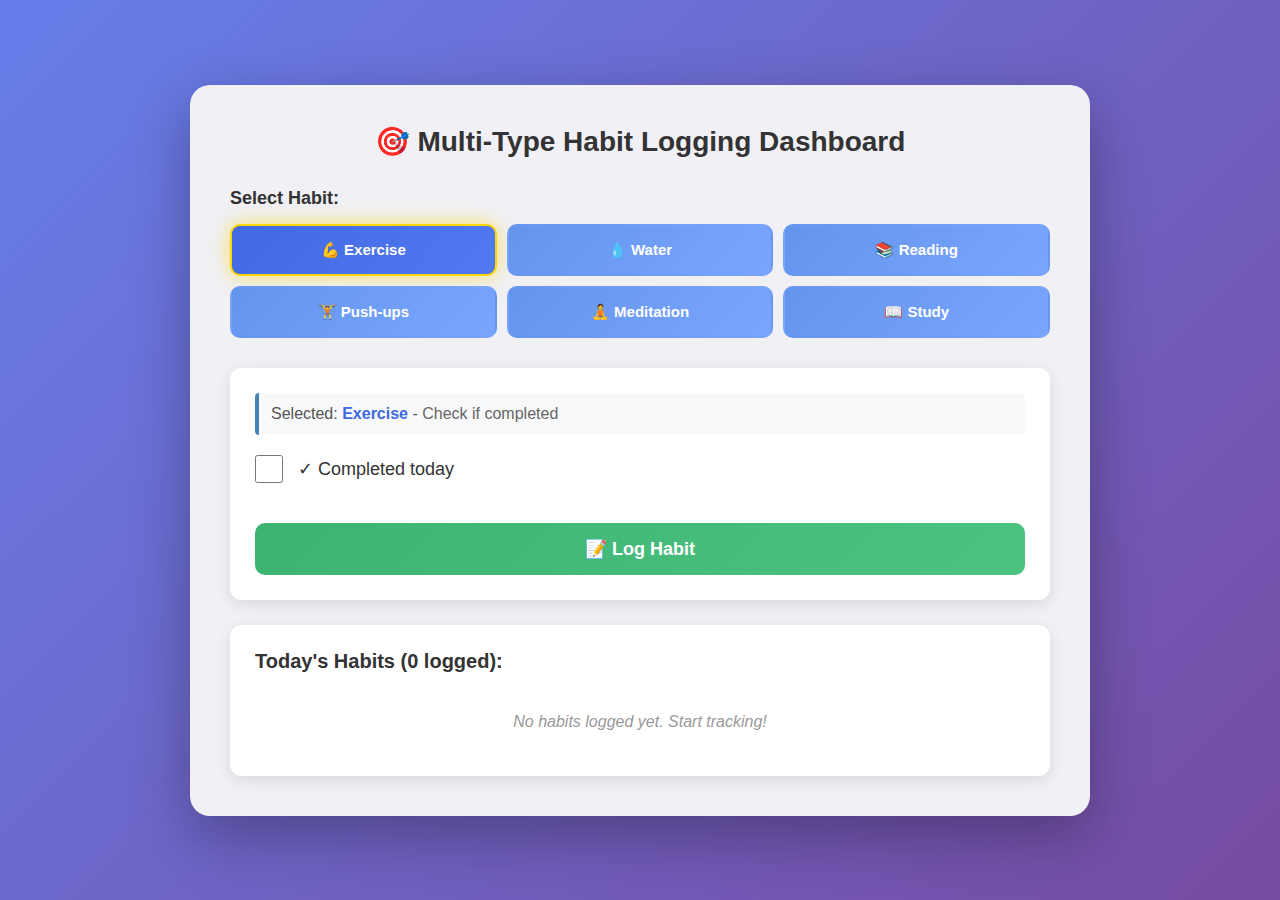
<file: dashboard-only.html>
<!DOCTYPE html>
<html lang="en">
<head>
    <meta charset="UTF-8">
    <meta name="viewport" content="width=device-width, initial-scale=1.0">
    <title>Dashboard - Multi-Type Habit Logging</title>
    <style>
        * {
            margin: 0;
            padding: 0;
            box-sizing: border-box;
        }

        body {
            font-family: 'Segoe UI', Tahoma, Geneva, Verdana, sans-serif;
            background: linear-gradient(135deg, #667eea 0%, #764ba2 100%);
            min-height: 100vh;
            padding: 20px;
            display: flex;
            justify-content: center;
            align-items: center;
        }

        .dashboard-container {
            width: 900px;
            max-width: 95vw;
            background: #f0f0f5;
            border-radius: 20px;
            box-shadow: 0 20px 60px rgba(0, 0, 0, 0.3);
            padding: 40px;
            max-height: 90vh;
            overflow-y: auto;
        }

        .dashboard-title {
            color: #333;
            font-size: 28px;
            margin-bottom: 30px;
            text-align: center;
        }

        /* Habit Types Section */
        .habit-types-section {
            margin-bottom: 30px;
        }

        .habit-types-section h3 {
            color: #333;
            font-size: 18px;
            margin-bottom: 15px;
        }

        .habit-type-buttons {
            display: grid;
            grid-template-columns: repeat(3, 1fr);
            gap: 10px;
            margin-bottom: 20px;
        }

        .habit-type-btn {
            padding: 15px;
            background: linear-gradient(135deg, #6495ed 0%, #7aa5ff 100%);
            color: white;
            border: 2px solid transparent;
            border-radius: 10px;
            font-size: 15px;
            font-weight: 600;
            cursor: pointer;
            transition: all 0.3s ease;
        }

        .habit-type-btn:hover {
            background: linear-gradient(135deg, #7aa5ff 0%, #8ab5ff 100%);
            transform: translateY(-2px);
            box-shadow: 0 4px 15px rgba(100, 149, 237, 0.3);
        }

        .habit-type-btn.active {
            background: linear-gradient(135deg, #4169e1 0%, #5179f1 100%);
            border-color: #ffd700;
            box-shadow: 0 0 20px rgba(255, 215, 0, 0.6);
        }

        /* Input Controls Section */
        .input-controls-section {
            background: white;
            padding: 25px;
            border-radius: 12px;
            margin-bottom: 25px;
            box-shadow: 0 4px 15px rgba(0, 0, 0, 0.1);
        }

        .input-instruction {
            color: #555;
            font-size: 16px;
            margin-bottom: 20px;
            padding: 12px;
            background: #f8f9fa;
            border-left: 4px solid #4682b4;
            border-radius: 4px;
        }

        #selectedHabit {
            font-weight: bold;
            color: #4169e1;
        }

        #inputType {
            color: #666;
        }

        .input-control {
            margin: 20px 0;
        }

        /* Binary Input (Checkbox) */
        .checkbox-container {
            display: flex;
            align-items: center;
            cursor: pointer;
            font-size: 18px;
            user-select: none;
        }

        .checkbox-container input {
            margin-right: 15px;
            width: 28px;
            height: 28px;
            cursor: pointer;
            accent-color: #3cb371;
        }

        .checkbox-label {
            color: #333;
            font-weight: 500;
        }

        /* Count & Duration Input */
        .count-input label, .duration-input label {
            display: inline-block;
            margin-right: 10px;
            color: #555;
            font-weight: 600;
            font-size: 16px;
        }

        .count-input input, .duration-input input {
            width: 150px;
            padding: 12px;
            border: 2px solid #ddd;
            border-radius: 8px;
            font-size: 16px;
            margin-right: 10px;
        }

        .count-input input:focus, .duration-input input:focus {
            outline: none;
            border-color: #4682b4;
            box-shadow: 0 0 0 3px rgba(70, 130, 180, 0.1);
        }

        .unit-label {
            color: #888;
            font-size: 15px;
            font-weight: 500;
        }

        .hidden {
            display: none !important;
        }

        .log-btn {
            width: 100%;
            padding: 15px;
            background: linear-gradient(135deg, #3cb371 0%, #4cc381 100%);
            color: white;
            border: none;
            border-radius: 10px;
            font-size: 18px;
            font-weight: 600;
            cursor: pointer;
            transition: all 0.3s ease;
            margin-top: 20px;
        }

        .log-btn:hover {
            background: linear-gradient(135deg, #4cc381 0%, #5cd391 100%);
            transform: translateY(-2px);
            box-shadow: 0 6px 20px rgba(60, 179, 113, 0.4);
        }

        .log-btn:active {
            transform: translateY(0);
        }

        /* Habits List */
        .habits-list-section {
            background: white;
            padding: 25px;
            border-radius: 12px;
            box-shadow: 0 4px 15px rgba(0, 0, 0, 0.1);
        }

        .list-title {
            color: #333;
            font-size: 20px;
            margin-bottom: 20px;
        }

        .habits-list {
            list-style: none;
            max-height: 300px;
            overflow-y: auto;
        }

        .empty-message {
            color: #999;
            font-style: italic;
            text-align: center;
            padding: 20px;
        }

        .habit-item {
            display: grid;
            grid-template-columns: 40px 1fr 150px 100px;
            gap: 10px;
            align-items: center;
            padding: 15px;
            background: #f8f8f8;
            margin-bottom: 10px;
            border-radius: 8px;
            border-left: 4px solid #4682b4;
            animation: slideIn 0.3s ease;
        }

        @keyframes slideIn {
            from {
                opacity: 0;
                transform: translateX(-20px);
            }
            to {
                opacity: 1;
                transform: translateX(0);
            }
        }

        .habit-icon {
            font-size: 24px;
            text-align: center;
        }

        .habit-name {
            font-weight: 600;
            color: #333;
            font-size: 16px;
        }

        .habit-value {
            color: #3cb371;
            font-weight: bold;
            font-size: 15px;
        }

        .habit-time {
            color: #999;
            font-size: 13px;
            text-align: right;
        }

        /* Feedback Animation */
        .feedback-overlay {
            position: fixed;
            top: 0;
            left: 0;
            width: 100%;
            height: 100%;
            background: rgba(0, 0, 0, 0.5);
            display: flex;
            justify-content: center;
            align-items: center;
            z-index: 1000;
            transition: opacity 0.3s ease;
        }

        .feedback-overlay.hidden {
            opacity: 0;
            pointer-events: none;
        }

        .feedback-animation {
            text-align: center;
            animation: popIn 0.5s ease;
        }

        @keyframes popIn {
            0% { transform: scale(0); opacity: 0; }
            50% { transform: scale(1.2); }
            100% { transform: scale(1); opacity: 1; }
        }

        .feedback-circle {
            width: 120px;
            height: 120px;
            background: linear-gradient(135deg, #3cb371 0%, #4cc381 100%);
            border-radius: 50%;
            margin: 0 auto 20px;
            display: flex;
            align-items: center;
            justify-content: center;
            box-shadow: 0 10px 40px rgba(60, 179, 113, 0.6);
        }

        .feedback-checkmark {
            font-size: 60px;
            color: white;
        }

        .feedback-text {
            color: white;
            font-size: 36px;
            font-weight: bold;
            text-shadow: 2px 2px 8px rgba(0,0,0,0.3);
        }

        /* Responsive */
        @media (max-width: 768px) {
            .dashboard-container {
                padding: 20px;
            }

            .habit-type-buttons {
                grid-template-columns: repeat(2, 1fr);
            }

            .habit-item {
                grid-template-columns: 30px 1fr 100px;
                font-size: 14px;
            }

            .habit-time {
                display: none;
            }
        }
    </style>
</head>
<body>
    <div class="dashboard-container">
        <h1 class="dashboard-title">🎯 Multi-Type Habit Logging Dashboard</h1>
        
        <!-- Habit Type Selection -->
        <div class="habit-types-section">
            <h3>Select Habit:</h3>
            <div class="habit-type-buttons">
                <button class="habit-type-btn active" onclick="selectHabit('Exercise', 'binary')">💪 Exercise</button>
                <button class="habit-type-btn" onclick="selectHabit('Water', 'count')">💧 Water</button>
                <button class="habit-type-btn" onclick="selectHabit('Reading', 'duration')">📚 Reading</button>
                <button class="habit-type-btn" onclick="selectHabit('Push-ups', 'count')">🏋️ Push-ups</button>
                <button class="habit-type-btn" onclick="selectHabit('Meditation', 'duration')">🧘 Meditation</button>
                <button class="habit-type-btn" onclick="selectHabit('Study', 'duration')">📖 Study</button>
            </div>
        </div>

        <!-- Input Controls Section -->
        <div class="input-controls-section">
            <div class="input-instruction">
                Selected: <span id="selectedHabit">Exercise</span> - <span id="inputType">Check if completed</span>
            </div>

            <!-- Binary Input (Checkbox) -->
            <div class="input-control binary-input" id="binaryInput">
                <label class="checkbox-container">
                    <input type="checkbox" id="binaryCheckbox">
                    <span class="checkbox-label">✓ Completed today</span>
                </label>
            </div>

            <!-- Count Input (Numeric) -->
            <div class="input-control count-input hidden" id="countInput">
                <label for="countValue">Count:</label>
                <input type="number" id="countValue" min="1" max="999" placeholder="e.g., 8">
                <span class="unit-label" id="countUnit">times</span>
            </div>

            <!-- Duration Input (Minutes) -->
            <div class="input-control duration-input hidden" id="durationInput">
                <label for="durationValue">Duration:</label>
                <input type="number" id="durationValue" min="1" max="999" placeholder="e.g., 30">
                <span class="unit-label">minutes</span>
            </div>

            <button class="log-btn" onclick="logHabitEnhanced()">📝 Log Habit</button>
        </div>

        <!-- Logged Habits List -->
        <div class="habits-list-section">
            <h3 class="list-title">Today's Habits (<span id="habitCount">0</span> logged):</h3>
            <ul id="habitsList" class="habits-list">
                <li class="empty-message">No habits logged yet. Start tracking!</li>
            </ul>
        </div>
    </div>

    <!-- Feedback Animation -->
    <div class="feedback-overlay hidden" id="feedbackOverlay">
        <div class="feedback-animation">
            <div class="feedback-circle">
                <span class="feedback-checkmark">✓</span>
            </div>
            <div class="feedback-text">Logged!</div>
        </div>
    </div>

    <script>
        let loggedHabits = [];
        let selectedHabitName = 'Exercise';
        let selectedHabitType = 'binary';

        function selectHabit(habitName, habitType) {
            selectedHabitName = habitName;
            selectedHabitType = habitType;

            document.querySelectorAll('.habit-type-btn').forEach(btn => {
                btn.classList.remove('active');
            });
            event.target.classList.add('active');

            document.getElementById('selectedHabit').textContent = habitName;
            
            let typeText = '';
            let unitText = 'times';
            
            switch(habitType) {
                case 'binary':
                    typeText = 'Check if completed';
                    break;
                case 'count':
                    typeText = 'Enter count';
                    if (habitName === 'Water') unitText = 'glasses';
                    else if (habitName === 'Push-ups') unitText = 'reps';
                    break;
                case 'duration':
                    typeText = 'Enter minutes';
                    break;
            }
            
            document.getElementById('inputType').textContent = typeText;
            if (document.getElementById('countUnit')) {
                document.getElementById('countUnit').textContent = unitText;
            }

            document.getElementById('binaryInput').classList.add('hidden');
            document.getElementById('countInput').classList.add('hidden');
            document.getElementById('durationInput').classList.add('hidden');

            if (habitType === 'binary') {
                document.getElementById('binaryInput').classList.remove('hidden');
            } else if (habitType === 'count') {
                document.getElementById('countInput').classList.remove('hidden');
            } else if (habitType === 'duration') {
                document.getElementById('durationInput').classList.remove('hidden');
            }

            document.getElementById('binaryCheckbox').checked = false;
            document.getElementById('countValue').value = '';
            document.getElementById('durationValue').value = '';

            console.log(`Selected habit: ${habitName} (${habitType})`);
        }

        function logHabitEnhanced() {
            let value = 0;
            let displayValue = '';

            switch(selectedHabitType) {
                case 'binary':
                    value = document.getElementById('binaryCheckbox').checked ? 1 : 0;
                    displayValue = value ? '✓ Done' : '✗ Not done';
                    if (value === 0) {
                        alert('Please check the box to mark as completed!');
                        return;
                    }
                    break;
                case 'count':
                    const countInput = document.getElementById('countValue').value;
                    if (!countInput || countInput <= 0) {
                        alert('Please enter a valid count!');
                        return;
                    }
                    value = parseInt(countInput);
                    let unit = document.getElementById('countUnit').textContent;
                    displayValue = `${value} ${unit}`;
                    break;
                case 'duration':
                    const durationInput = document.getElementById('durationValue').value;
                    if (!durationInput || durationInput <= 0) {
                        alert('Please enter valid minutes!');
                        return;
                    }
                    value = parseInt(durationInput);
                    displayValue = `${value} min`;
                    break;
            }

            const habit = {
                name: selectedHabitName,
                type: selectedHabitType,
                value: value,
                displayValue: displayValue,
                timestamp: new Date().toLocaleTimeString()
            };

            loggedHabits.push(habit);
            updateHabitsList();
            showFeedback();
            
            document.getElementById('binaryCheckbox').checked = false;
            document.getElementById('countValue').value = '';
            document.getElementById('durationValue').value = '';

            console.log(`[LOGGED] ${habit.name} - ${habit.displayValue} at ${habit.timestamp}`);
        }

        function updateHabitsList() {
            const habitsList = document.getElementById('habitsList');
            const habitCount = document.getElementById('habitCount');
            
            habitCount.textContent = loggedHabits.length;
            
            if (loggedHabits.length === 0) {
                habitsList.innerHTML = '<li class="empty-message">No habits logged yet. Start tracking!</li>';
                return;
            }

            habitsList.innerHTML = '';
            
            loggedHabits.forEach((habit, index) => {
                const li = document.createElement('li');
                li.className = 'habit-item';
                
                let icon = '';
                switch(habit.type) {
                    case 'binary': icon = '☑️'; break;
                    case 'count': icon = '🔢'; break;
                    case 'duration': icon = '⏱️'; break;
                }
                
                li.innerHTML = `
                    <span class="habit-icon">${icon}</span>
                    <span class="habit-name">${habit.name}</span>
                    <span class="habit-value">${habit.displayValue}</span>
                    <span class="habit-time">${habit.timestamp}</span>
                `;
                habitsList.appendChild(li);
            });
        }

        function showFeedback() {
            const overlay = document.getElementById('feedbackOverlay');
            overlay.classList.remove('hidden');
            
            setTimeout(() => {
                overlay.classList.add('hidden');
            }, 1500);
        }

        console.log('Dashboard loaded - T2 Enhanced Multi-Type Habit Logging');
        console.log('Features: Binary (checkbox), Count (numeric), Duration (time)');
    </script>
</body>
</html>
</file>
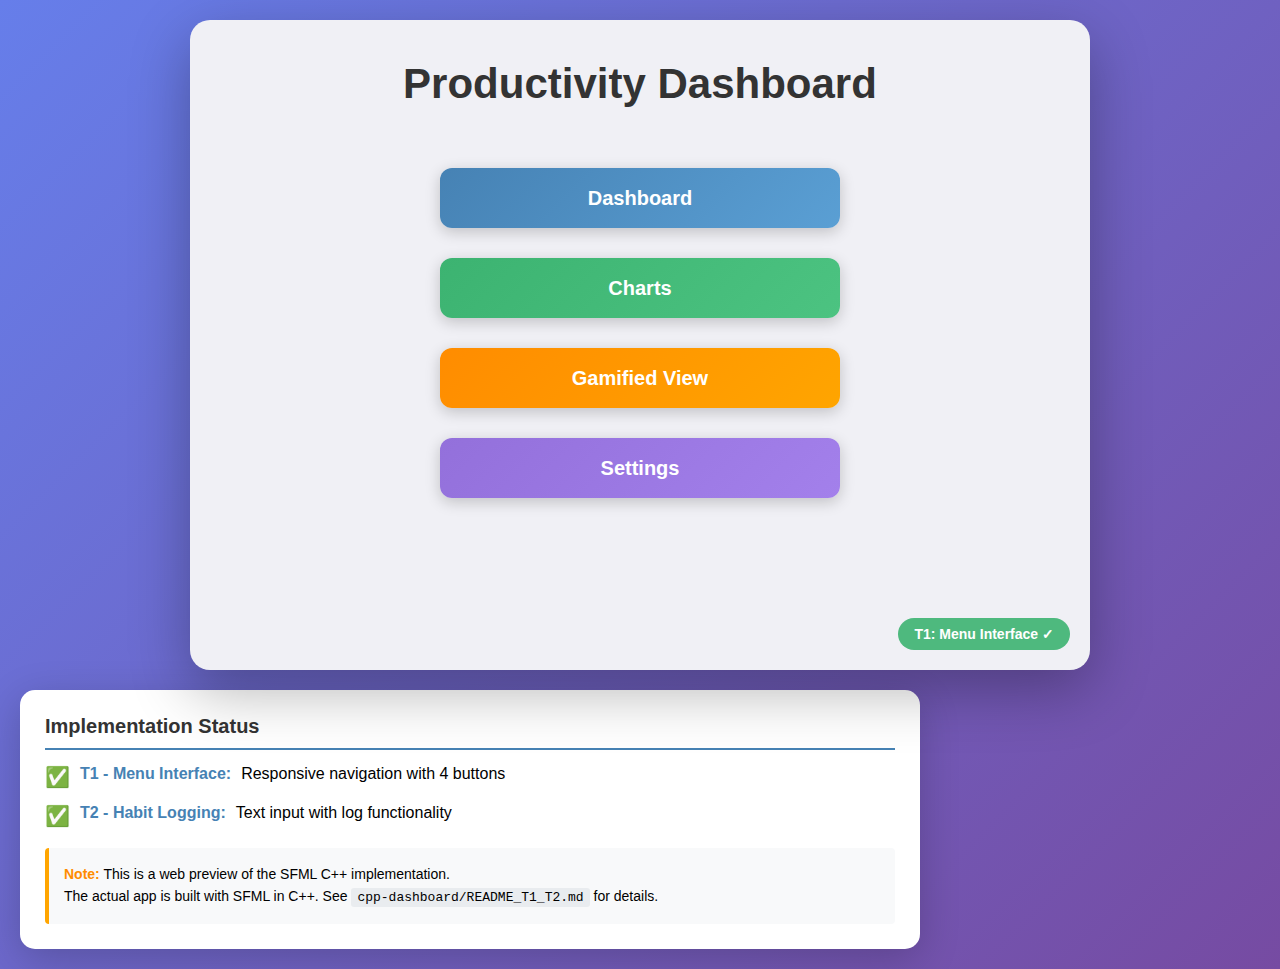
<file: dashboard-preview.html>
<!DOCTYPE html>
<html lang="en">
<head>
    <meta charset="UTF-8">
    <meta name="viewport" content="width=device-width, initial-scale=1.0">
    <title>Productivity Dashboard - T1 & T2 Preview</title>
    <link rel="stylesheet" href="dashboard-preview.css">
</head>
<body>
    <div class="app-container" id="appContainer">
        <!-- Main Menu Screen (T1) -->
        <div class="screen" id="menuScreen">
            <h1 class="title">Productivity Dashboard</h1>
            <div class="menu-buttons">
                <button class="menu-btn dashboard-btn" onclick="navigateTo('dashboard')">Dashboard</button>
                <button class="menu-btn charts-btn" onclick="navigateTo('charts')">Charts</button>
                <button class="menu-btn gamified-btn" onclick="navigateTo('gamified')">Gamified View</button>
                <button class="menu-btn settings-btn" onclick="navigateTo('settings')">Settings</button>
            </div>
            <div class="feature-badge">T1: Menu Interface ✓</div>
        </div>

        <!-- Dashboard Screen (T2) -->
        <div class="screen hidden" id="dashboardScreen">
            <button class="back-btn" onclick="navigateTo('menu')">← Back</button>
            <h2 class="screen-title">Dashboard - Habit Logging</h2>
            
            <div class="habit-input-section">
                <label for="habitInput" class="input-label">Enter habit name:</label>
                <div class="input-group">
                    <input 
                        type="text" 
                        id="habitInput" 
                        class="habit-input" 
                        placeholder="e.g., Exercise, Reading, Meditation..."
                        maxlength="30"
                        onkeypress="handleEnter(event)"
                    />
                    <button class="log-btn" onclick="logHabit()">Log Habit</button>
                </div>
            </div>

            <div class="habits-list-section">
                <h3 class="list-title">Logged Habits Today:</h3>
                <ul id="habitsList" class="habits-list">
                    <li class="empty-message">No habits logged yet. Start tracking!</li>
                </ul>
            </div>

            <div class="feature-badge">T2: Habit Logging ✓</div>
        </div>

        <!-- Charts Screen (Placeholder) -->
        <div class="screen hidden" id="chartsScreen">
            <button class="back-btn" onclick="navigateTo('menu')">← Back</button>
            <h2 class="screen-title">Charts View</h2>
            <div class="placeholder-content">
                <div class="placeholder-icon">📊</div>
                <h3>Charts and Analytics</h3>
                <p>[Placeholder Screen]</p>
                <p class="placeholder-text">
                    Bar charts, line graphs, and trend visualizations<br>
                    will be displayed here.
                </p>
            </div>
        </div>

        <!-- Gamified Screen (Placeholder) -->
        <div class="screen hidden" id="gamifiedScreen">
            <button class="back-btn" onclick="navigateTo('menu')">← Back</button>
            <h2 class="screen-title">Gamified View</h2>
            <div class="placeholder-content">
                <div class="placeholder-icon">🎮</div>
                <h3>Gamification Features</h3>
                <p>[Placeholder Screen]</p>
                <p class="placeholder-text">
                    XP, Levels, Achievements, Streaks,<br>
                    and Rewards will be displayed here.
                </p>
            </div>
        </div>

        <!-- Settings Screen (Placeholder) -->
        <div class="screen hidden" id="settingsScreen">
            <button class="back-btn" onclick="navigateTo('menu')">← Back</button>
            <h2 class="screen-title">Settings</h2>
            <div class="placeholder-content">
                <div class="placeholder-icon">⚙️</div>
                <h3>Application Settings</h3>
                <p>[Placeholder Screen]</p>
                <p class="placeholder-text">
                    Preferences, notifications, themes,<br>
                    and other settings will be displayed here.
                </p>
            </div>
        </div>
    </div>

    <div class="info-panel">
        <h4>Implementation Status</h4>
        <div class="status-item">
            <span class="status-check">✅</span>
            <strong>T1 - Menu Interface:</strong> Responsive navigation with 4 buttons
        </div>
        <div class="status-item">
            <span class="status-check">✅</span>
            <strong>T2 - Habit Logging:</strong> Text input with log functionality
        </div>
        <div class="tech-note">
            <strong>Note:</strong> This is a web preview of the SFML C++ implementation.<br>
            The actual app is built with SFML in C++. See <code>cpp-dashboard/README_T1_T2.md</code> for details.
        </div>
    </div>

    <script src="dashboard-preview.js"></script>
</body>
</html>
</file>
<file: style.css>
* {
    margin: 0;
    padding: 0;
    box-sizing: border-box;
}

body {
    font-family: 'Segoe UI', Tahoma, Geneva, Verdana, sans-serif;
    background: linear-gradient(135deg, #667eea 0%, #764ba2 100%);
    min-height: 100vh;
    padding: 20px;
}

.container {
    max-width: 1200px;
    margin: 0 auto;
}

header {
    text-align: center;
    color: white;
    margin-bottom: 30px;
}

header h1 {
    font-size: 2.5rem;
    margin-bottom: 10px;
}

#datetime {
    font-size: 1.2rem;
    opacity: 0.9;
}

.dashboard-grid {
    display: grid;
    grid-template-columns: repeat(auto-fit, minmax(300px, 1fr));
    gap: 20px;
}

.card {
    background: white;
    border-radius: 15px;
    padding: 25px;
    box-shadow: 0 10px 30px rgba(0, 0, 0, 0.2);
}

.card h2 {
    color: #667eea;
    margin-bottom: 20px;
    font-size: 1.5rem;
}

.task-input {
    display: flex;
    gap: 10px;
    margin-bottom: 20px;
}

.task-input input {
    flex: 1;
    padding: 10px;
    border: 2px solid #e0e0e0;
    border-radius: 8px;
    font-size: 1rem;
}

.task-input input:focus {
    outline: none;
    border-color: #667eea;
}

button {
    background: #667eea;
    color: white;
    border: none;
    padding: 10px 20px;
    border-radius: 8px;
    cursor: pointer;
    font-size: 1rem;
    transition: background 0.3s;
}

button:hover {
    background: #5568d3;
}

#taskList {
    list-style: none;
}

#taskList li {
    padding: 12px;
    background: #f5f5f5;
    margin-bottom: 10px;
    border-radius: 8px;
    display: flex;
    justify-content: space-between;
    align-items: center;
}

#taskList li.completed {
    text-decoration: line-through;
    opacity: 0.6;
}

.task-actions {
    display: flex;
    gap: 5px;
}

.task-actions button {
    padding: 5px 10px;
    font-size: 0.8rem;
}

.delete-btn {
    background: #e74c3c;
}

.delete-btn:hover {
    background: #c0392b;
}

.timer-display {
    font-size: 4rem;
    text-align: center;
    color: #667eea;
    margin: 30px 0;
    font-weight: bold;
}

.timer-controls {
    display: flex;
    gap: 10px;
    justify-content: center;
}

.timer-controls button {
    flex: 1;
}

#notes {
    width: 100%;
    min-height: 150px;
    padding: 10px;
    border: 2px solid #e0e0e0;
    border-radius: 8px;
    font-size: 1rem;
    font-family: inherit;
    resize: vertical;
    margin-bottom: 10px;
}

#notes:focus {
    outline: none;
    border-color: #667eea;
}

.notes-card button {
    width: 100%;
}

.stat-item {
    display: flex;
    justify-content: space-between;
    padding: 15px;
    background: #f5f5f5;
    border-radius: 8px;
    margin-bottom: 10px;
}

.stat-label {
    font-weight: 600;
    color: #555;
}

.stat-value {
    font-size: 1.2rem;
    color: #667eea;
    font-weight: bold;
}
</file>
<file: dashboard-complete-nav.css>
/* Dashboard Complete Navigation CSS */

* {
    margin: 0;
    padding: 0;
    box-sizing: border-box;
}

body {
    font-family: 'Segoe UI', Tahoma, Geneva, Verdana, sans-serif;
    background: linear-gradient(135deg, #667eea 0%, #764ba2 100%);
    display: flex;
    justify-content: center;
    align-items: flex-start;
    min-height: 100vh;
    padding: 20px;
}

.app-container {
    background: white;
    border-radius: 20px;
    box-shadow: 0 20px 60px rgba(0, 0, 0, 0.3);
    width: 100%;
    max-width: 900px;
    min-height: 650px;
    position: relative;
    overflow: hidden;
}

.screen {
    padding: 20px;
    animation: fadeIn 0.3s ease-in;
}

.screen.hidden {
    display: none;
}

@keyframes fadeIn {
    from { opacity: 0; transform: translateY(10px); }
    to { opacity: 1; transform: translateY(0); }
}

/* Navigation Bar - NEW */
.nav-bar {
    display: flex;
    gap: 10px;
    margin-bottom: 20px;
    padding: 10px;
    background: rgba(240, 240, 245, 0.5);
    border-radius: 10px;
}

.nav-btn {
    padding: 8px 16px;
    border: none;
    border-radius: 8px;
    font-size: 14px;
    font-weight: 600;
    cursor: pointer;
    transition: all 0.3s ease;
    color: white;
}

.menu-nav {
    background: linear-gradient(135deg, #667eea 0%, #764ba2 100%);
}

.dashboard-nav {
    background: linear-gradient(135deg, #4682b4 0%, #5a9fd4 100%);
}

.charts-nav {
    background: linear-gradient(135deg, #3cb371 0%, #5fd48f 100%);
}

.gamified-nav {
    background: linear-gradient(135deg, #ff8c00 0%, #ffa500 100%);
}

.settings-nav {
    background: linear-gradient(135deg, #9370db 0%, #b593f9 100%);
}

.nav-btn:hover {
    transform: translateY(-2px);
    box-shadow: 0 4px 12px rgba(0, 0, 0, 0.2);
}

.nav-btn:active {
    transform: translateY(0);
}

/* Menu Screen */
.title {
    text-align: center;
    font-size: 42px;
    margin: 60px 0 40px;
    background: linear-gradient(135deg, #667eea 0%, #764ba2 100%);
    -webkit-background-clip: text;
    -webkit-text-fill-color: transparent;
    background-clip: text;
}

.menu-buttons {
    display: flex;
    flex-direction: column;
    gap: 20px;
    max-width: 400px;
    margin: 0 auto;
}

.menu-btn {
    padding: 20px;
    border: none;
    border-radius: 15px;
    font-size: 20px;
    font-weight: 600;
    cursor: pointer;
    transition: all 0.3s ease;
    color: white;
    box-shadow: 0 4px 15px rgba(0, 0, 0, 0.2);
}

.dashboard-btn {
    background: linear-gradient(135deg, #4682b4 0%, #5a9fd4 100%);
}

.charts-btn {
    background: linear-gradient(135deg, #3cb371 0%, #5fd48f 100%);
}

.gamified-btn {
    background: linear-gradient(135deg, #ff8c00 0%, #ffa500 100%);
}

.settings-btn {
    background: linear-gradient(135deg, #9370db 0%, #b593f9 100%);
}

.menu-btn:hover {
    transform: translateY(-3px);
    box-shadow: 0 6px 20px rgba(0, 0, 0, 0.3);
}

/* Screen Title */
.screen-title {
    text-align: center;
    font-size: 28px;
    color: #333;
    margin-bottom: 30px;
}

/* Dashboard - Habit Types */
.habit-types-section {
    margin-bottom: 30px;
}

.habit-types-section h3 {
    font-size: 18px;
    color: #555;
    margin-bottom: 15px;
}

.habit-type-buttons {
    display: grid;
    grid-template-columns: repeat(3, 1fr);
    gap: 15px;
    margin-bottom: 20px;
}

.habit-type-btn {
    padding: 15px;
    border: 2px solid #6495ed;
    background: white;
    border-radius: 10px;
    font-size: 16px;
    font-weight: 600;
    color: #6495ed;
    cursor: pointer;
    transition: all 0.3s ease;
}

.habit-type-btn:hover {
    background: #e6f0ff;
    transform: translateY(-2px);
}

.habit-type-btn.active {
    background: linear-gradient(135deg, #6495ed 0%, #7ea5ed 100%);
    color: white;
    border-color: #6495ed;
}

/* Input Controls */
.input-controls-section {
    background: #f8f9fa;
    padding: 25px;
    border-radius: 15px;
    margin-bottom: 30px;
}

.input-instruction {
    font-size: 16px;
    color: #666;
    margin-bottom: 20px;
    font-weight: 500;
}

.input-instruction span {
    color: #6495ed;
    font-weight: 700;
}

.input-control {
    margin: 20px 0;
}

.checkbox-container {
    display: flex;
    align-items: center;
    cursor: pointer;
    font-size: 16px;
}

.checkbox-container input[type="checkbox"] {
    width: 24px;
    height: 24px;
    margin-right: 12px;
    cursor: pointer;
}

.count-input, .duration-input {
    display: flex;
    align-items: center;
    gap: 10px;
}

.count-input input, .duration-input input {
    width: 120px;
    padding: 10px;
    border: 2px solid #ddd;
    border-radius: 8px;
    font-size: 16px;
}

.unit-label {
    color: #888;
    font-size: 14px;
}

.log-btn {
    width: 100%;
    padding: 15px;
    background: linear-gradient(135deg, #3cb371 0%, #5fd48f 100%);
    color: white;
    border: none;
    border-radius: 10px;
    font-size: 18px;
    font-weight: 600;
    cursor: pointer;
    transition: all 0.3s ease;
    margin-top: 20px;
}

.log-btn:hover {
    transform: translateY(-2px);
    box-shadow: 0 4px 15px rgba(60, 179, 113, 0.4);
}

/* Habits List */
.habits-list-section {
    margin-top: 20px;
}

.list-title {
    font-size: 18px;
    color: #333;
    margin-bottom: 15px;
}

.habits-list {
    list-style: none;
    padding: 0;
}

.habit-item {
    display: flex;
    justify-content: space-between;
    align-items: center;
    padding: 12px;
    background: white;
    border: 1px solid #e0e0e0;
    border-radius: 8px;
    margin-bottom: 8px;
}

.habit-icon {
    font-size: 20px;
    margin-right: 10px;
}

.habit-name {
    flex: 1;
    font-weight: 600;
    color: #333;
}

.habit-value {
    color: #3cb371;
    font-weight: 600;
    margin-right: 15px;
}

.habit-time {
    color: #999;
    font-size: 14px;
}

.empty-message {
    text-align: center;
    color: #999;
    padding: 30px;
    font-style: italic;
}

/* Feedback Animation */
.feedback-overlay {
    position: fixed;
    top: 0;
    left: 0;
    right: 0;
    bottom: 0;
    background: rgba(0, 0, 0, 0.5);
    display: flex;
    justify-content: center;
    align-items: center;
    z-index: 1000;
}

.feedback-animation {
    text-align: center;
}

.feedback-circle {
    width: 100px;
    height: 100px;
    background: linear-gradient(135deg, #3cb371 0%, #5fd48f 100%);
    border-radius: 50%;
    margin: 0 auto 20px;
    animation: scaleIn 0.5s ease;
}

.feedback-text {
    font-size: 28px;
    color: white;
    font-weight: 700;
    animation: fadeInText 0.5s ease 0.2s both;
}

@keyframes scaleIn {
    from { transform: scale(0); }
    to { transform: scale(1); }
}

@keyframes fadeInText {
    from { opacity: 0; transform: translateY(10px); }
    to { opacity: 1; transform: translateY(0); }
}

/* Charts Screen */
.charts-content {
    padding: 20px;
}

.chart-container {
    background: #f8f9fa;
    padding: 25px;
    border-radius: 15px;
    margin-bottom: 30px;
}

.chart-container h3 {
    text-align: center;
    color: #333;
    margin-bottom: 30px;
}

.bar-chart {
    display: flex;
    justify-content: space-around;
    align-items: flex-end;
    height: 200px;
    padding: 20px;
    background: white;
    border-radius: 10px;
}

.bar-group {
    display: flex;
    flex-direction: column;
    align-items: center;
    flex: 1;
}

.bar {
    width: 50px;
    background: linear-gradient(180deg, #3cb371 0%, #5fd48f 100%);
    border-radius: 8px 8px 0 0;
    transition: all 0.3s ease;
    margin: 5px 0;
}

.bar:hover {
    opacity: 0.8;
    transform: scaleY(1.05);
}

.bar-label {
    font-size: 14px;
    color: #666;
    font-weight: 600;
    margin-top: 8px;
}

.bar-value {
    font-size: 14px;
    color: #3cb371;
    font-weight: 700;
}

.stats-container {
    background: #f8f9fa;
    padding: 25px;
    border-radius: 15px;
}

.stats-container h3 {
    color: #333;
    margin-bottom: 20px;
}

.stat-item {
    display: flex;
    justify-content: space-between;
    padding: 12px 0;
    border-bottom: 1px solid #e0e0e0;
}

.stat-item:last-child {
    border-bottom: none;
}

.stat-label {
    color: #666;
    font-weight: 600;
}

.stat-value {
    color: #3cb371;
    font-weight: 700;
}

/* Gamification Screen */
.gamification-content {
    padding: 20px;
}

.xp-section {
    background: linear-gradient(135deg, #ff8c00 0%, #ffa500 100%);
    color: white;
    padding: 30px;
    border-radius: 15px;
    text-align: center;
    margin-bottom: 30px;
}

.xp-section h3 {
    font-size: 32px;
    margin-bottom: 15px;
}

.xp-bar {
    width: 100%;
    height: 30px;
    background: rgba(255, 255, 255, 0.3);
    border-radius: 15px;
    overflow: hidden;
    margin: 20px 0;
}

.xp-progress {
    height: 100%;
    background: white;
    border-radius: 15px;
    transition: width 0.5s ease;
}

.streak {
    font-size: 24px;
    margin-top: 15px;
}

.achievements-section {
    margin-bottom: 30px;
}

.achievements-section h3 {
    color: #333;
    margin-bottom: 20px;
    font-size: 22px;
}

.achievements-grid {
    display: grid;
    grid-template-columns: repeat(4, 1fr);
    gap: 15px;
}

.achievement {
    background: #f8f9fa;
    padding: 20px;
    border-radius: 12px;
    text-align: center;
    transition: all 0.3s ease;
}

.achievement.unlocked {
    background: linear-gradient(135deg, #ffd700 0%, #ffed4e 100%);
}

.achievement.locked {
    opacity: 0.4;
}

.achievement-icon {
    font-size: 36px;
    margin-bottom: 10px;
}

.achievement-name {
    font-size: 12px;
    font-weight: 600;
    color: #333;
}

.leaderboard-section h3 {
    color: #333;
    margin-bottom: 20px;
    font-size: 22px;
}

.leaderboard {
    background: #f8f9fa;
    border-radius: 15px;
    overflow: hidden;
}

.leaderboard-item {
    display: flex;
    align-items: center;
    padding: 15px 20px;
    border-bottom: 1px solid #e0e0e0;
}

.leaderboard-item:last-child {
    border-bottom: none;
}

.leaderboard-item.current-player {
    background: linear-gradient(90deg, #e6f0ff 0%, #f0f8ff 100%);
    font-weight: 700;
}

.rank {
    font-size: 20px;
    font-weight: 700;
    color: #6495ed;
    width: 40px;
}

.player-name {
    flex: 1;
    font-size: 16px;
    color: #333;
}

.player-xp {
    font-size: 16px;
    color: #ff8c00;
    font-weight: 700;
}

/* Settings Screen */
.settings-content {
    padding: 20px;
    max-width: 600px;
    margin: 0 auto;
}

.setting-group {
    background: #f8f9fa;
    padding: 25px;
    border-radius: 15px;
    margin-bottom: 20px;
}

.setting-group h3 {
    color: #333;
    margin-bottom: 20px;
    font-size: 18px;
}

.toggle-switch {
    display: flex;
    align-items: center;
    cursor: pointer;
}

.toggle-switch input[type="checkbox"] {
    width: 50px;
    height: 28px;
    margin-right: 15px;
}

.theme-buttons {
    display: flex;
    gap: 15px;
}

.theme-btn {
    flex: 1;
    padding: 12px;
    border: 2px solid #ddd;
    background: white;
    border-radius: 10px;
    font-size: 16px;
    font-weight: 600;
    cursor: pointer;
    transition: all 0.3s ease;
}

.theme-btn.active {
    background: #6495ed;
    color: white;
    border-color: #6495ed;
}

.goal-controls {
    display: flex;
    align-items: center;
    gap: 15px;
}

.goal-btn {
    width: 40px;
    height: 40px;
    border: none;
    background: #6495ed;
    color: white;
    border-radius: 8px;
    font-size: 20px;
    font-weight: 700;
    cursor: pointer;
    transition: all 0.3s ease;
}

.goal-btn:hover {
    background: #5585dd;
}

.goal-value {
    font-size: 24px;
    font-weight: 700;
    color: #6495ed;
    min-width: 40px;
    text-align: center;
}

.goal-label {
    color: #666;
    font-size: 14px;
}

.action-btn {
    padding: 12px 24px;
    border: none;
    border-radius: 10px;
    font-size: 16px;
    font-weight: 600;
    cursor: pointer;
    margin-right: 15px;
    transition: all 0.3s ease;
}

.export-btn {
    background: #6495ed;
    color: white;
}

.clear-btn {
    background: #dc143c;
    color: white;
}

.action-btn:hover {
    transform: translateY(-2px);
    box-shadow: 0 4px 12px rgba(0, 0, 0, 0.2);
}

.about-section p {
    color: #666;
    line-height: 1.8;
    margin-bottom: 8px;
}

/* Info Panel */
.info-panel {
    position: fixed;
    bottom: 20px;
    right: 20px;
    background: white;
    padding: 20px;
    border-radius: 15px;
    box-shadow: 0 10px 30px rgba(0, 0, 0, 0.2);
    max-width: 400px;
}

.info-panel h4 {
    color: #333;
    margin-bottom: 15px;
    font-size: 18px;
}

.status-item {
    display: flex;
    gap: 10px;
    margin-bottom: 12px;
    font-size: 14px;
    align-items: flex-start;
}

.status-check {
    color: #3cb371;
    font-size: 16px;
}

.tech-note {
    margin-top: 15px;
    padding: 15px;
    background: #e6f0ff;
    border-radius: 10px;
    font-size: 13px;
    color: #333;
    line-height: 1.6;
}

.tech-note code {
    background: #d0e0f0;
    padding: 2px 6px;
    border-radius: 4px;
    font-family: 'Courier New', monospace;
}

.feature-badge {
    position: absolute;
    bottom: 20px;
    right: 20px;
    background: linear-gradient(135deg, #3cb371 0%, #5fd48f 100%);
    color: white;
    padding: 10px 20px;
    border-radius: 25px;
    font-size: 14px;
    font-weight: 600;
    box-shadow: 0 4px 15px rgba(60, 179, 113, 0.3);
}

.hidden {
    display: none;
}

/* Responsive */
@media (max-width: 768px) {
    .app-container {
        max-width: 100%;
    }
    
    .habit-type-buttons {
        grid-template-columns: repeat(2, 1fr);
    }
    
    .achievements-grid {
        grid-template-columns: repeat(2, 1fr);
    }
    
    .info-panel {
        display: none;
    }
    
    .nav-bar {
        flex-wrap: wrap;
    }
}
</file>
<file: dashboard-enhanced.css>
/* Dashboard Preview Styles - T1 & T2 Implementation */

* {
    margin: 0;
    padding: 0;
    box-sizing: border-box;
}

body {
    font-family: 'Segoe UI', Tahoma, Geneva, Verdana, sans-serif;
    background: linear-gradient(135deg, #667eea 0%, #764ba2 100%);
    min-height: 100vh;
    padding: 20px;
    display: flex;
    justify-content: center;
    align-items: center;
    gap: 20px;
    flex-wrap: wrap;
}

.app-container {
    width: 900px;
    max-width: 95vw;
    height: 650px;
    background: #f0f0f5;
    border-radius: 20px;
    box-shadow: 0 20px 60px rgba(0, 0, 0, 0.3);
    position: relative;
    overflow: hidden;
}

.screen {
    width: 100%;
    height: 100%;
    padding: 40px;
    position: absolute;
    top: 0;
    left: 0;
    opacity: 1;
    transition: opacity 0.3s ease;
}

.screen.hidden {
    opacity: 0;
    pointer-events: none;
}

/* Menu Screen (T1) */
.title {
    text-align: center;
    color: #333;
    font-size: 42px;
    margin-bottom: 60px;
    font-weight: bold;
}

.menu-buttons {
    display: flex;
    flex-direction: column;
    align-items: center;
    gap: 30px;
    max-width: 400px;
    margin: 0 auto;
}

.menu-btn {
    width: 100%;
    height: 60px;
    border: none;
    border-radius: 12px;
    font-size: 20px;
    font-weight: 600;
    color: white;
    cursor: pointer;
    transition: all 0.3s ease;
    box-shadow: 0 4px 15px rgba(0, 0, 0, 0.2);
    position: relative;
    overflow: hidden;
}

.menu-btn::before {
    content: '';
    position: absolute;
    top: 0;
    left: -100%;
    width: 100%;
    height: 100%;
    background: rgba(255, 255, 255, 0.2);
    transition: left 0.3s ease;
}

.menu-btn:hover::before {
    left: 100%;
}

.dashboard-btn {
    background: linear-gradient(135deg, #4682b4 0%, #5a9fd4 100%);
}

.dashboard-btn:hover {
    background: linear-gradient(135deg, #5a9fd4 0%, #6ab0e4 100%);
    transform: translateY(-2px);
    box-shadow: 0 6px 20px rgba(70, 130, 180, 0.4);
}

.dashboard-btn:active {
    background: linear-gradient(135deg, #3672a4 0%, #4a8fc4 100%);
    transform: translateY(0);
}

.charts-btn {
    background: linear-gradient(135deg, #3cb371 0%, #4cc381 100%);
}

.charts-btn:hover {
    background: linear-gradient(135deg, #4cc381 0%, #5cd391 100%);
    transform: translateY(-2px);
    box-shadow: 0 6px 20px rgba(60, 179, 113, 0.4);
}

.charts-btn:active {
    background: linear-gradient(135deg, #2ca361 0%, #3cb371 100%);
    transform: translateY(0);
}

.gamified-btn {
    background: linear-gradient(135deg, #ff8c00 0%, #ffa500 100%);
}

.gamified-btn:hover {
    background: linear-gradient(135deg, #ffa500 0%, #ffb732 100%);
    transform: translateY(-2px);
    box-shadow: 0 6px 20px rgba(255, 140, 0, 0.4);
}

.gamified-btn:active {
    background: linear-gradient(135deg, #e67c00 0%, #ff8c00 100%);
    transform: translateY(0);
}

.settings-btn {
    background: linear-gradient(135deg, #9370db 0%, #a380eb 100%);
}

.settings-btn:hover {
    background: linear-gradient(135deg, #a380eb 0%, #b390fb 100%);
    transform: translateY(-2px);
    box-shadow: 0 6px 20px rgba(147, 112, 219, 0.4);
}

.settings-btn:active {
    background: linear-gradient(135deg, #8360cb 0%, #9370db 100%);
    transform: translateY(0);
}

/* Dashboard Screen (T2) */
.back-btn {
    background: #666;
    color: white;
    border: none;
    padding: 10px 20px;
    border-radius: 8px;
    font-size: 16px;
    cursor: pointer;
    transition: background 0.3s ease;
    margin-bottom: 20px;
}

.back-btn:hover {
    background: #555;
}

.screen-title {
    color: #333;
    font-size: 32px;
    margin-bottom: 30px;
}

.habit-input-section {
    background: white;
    padding: 30px;
    border-radius: 12px;
    box-shadow: 0 4px 15px rgba(0, 0, 0, 0.1);
    margin-bottom: 30px;
}

.input-label {
    display: block;
    color: #555;
    font-size: 18px;
    margin-bottom: 15px;
    font-weight: 500;
}

.input-group {
    display: flex;
    gap: 15px;
}

.habit-input {
    flex: 1;
    padding: 15px;
    border: 2px solid #ddd;
    border-radius: 8px;
    font-size: 16px;
    transition: border-color 0.3s ease;
}

.habit-input:focus {
    outline: none;
    border-color: #4682b4;
    box-shadow: 0 0 0 3px rgba(70, 130, 180, 0.1);
}

.log-btn {
    padding: 15px 30px;
    background: linear-gradient(135deg, #3cb371 0%, #4cc381 100%);
    color: white;
    border: none;
    border-radius: 8px;
    font-size: 16px;
    font-weight: 600;
    cursor: pointer;
    transition: all 0.3s ease;
    white-space: nowrap;
}

.log-btn:hover {
    background: linear-gradient(135deg, #4cc381 0%, #5cd391 100%);
    transform: translateY(-2px);
    box-shadow: 0 4px 15px rgba(60, 179, 113, 0.3);
}

.log-btn:active {
    transform: translateY(0);
}

.habits-list-section {
    background: white;
    padding: 30px;
    border-radius: 12px;
    box-shadow: 0 4px 15px rgba(0, 0, 0, 0.1);
    max-height: 300px;
    overflow-y: auto;
}

.list-title {
    color: #333;
    font-size: 20px;
    margin-bottom: 20px;
}

.habits-list {
    list-style: none;
}

.habits-list li {
    padding: 12px 15px;
    background: #f8f8f8;
    margin-bottom: 10px;
    border-radius: 8px;
    border-left: 4px solid #4682b4;
    display: flex;
    justify-content: space-between;
    align-items: center;
    animation: slideIn 0.3s ease;
}

@keyframes slideIn {
    from {
        opacity: 0;
        transform: translateX(-20px);
    }
    to {
        opacity: 1;
        transform: translateX(0);
    }
}

.empty-message {
    color: #999;
    font-style: italic;
    text-align: center;
    border-left: none !important;
}

.habit-number {
    color: #4682b4;
    font-weight: bold;
    margin-right: 10px;
}

/* Placeholder Screens */
.placeholder-content {
    text-align: center;
    padding: 80px 40px;
}

.placeholder-icon {
    font-size: 80px;
    margin-bottom: 20px;
}

.placeholder-content h3 {
    color: #333;
    font-size: 28px;
    margin-bottom: 10px;
}

.placeholder-content p {
    color: #666;
    font-size: 18px;
    margin-bottom: 10px;
}

.placeholder-text {
    color: #999;
    font-size: 16px;
    line-height: 1.8;
}

/* Feature Badge */
.feature-badge {
    position: absolute;
    bottom: 20px;
    right: 20px;
    background: rgba(60, 179, 113, 0.9);
    color: white;
    padding: 8px 16px;
    border-radius: 20px;
    font-size: 14px;
    font-weight: 600;
}

/* Info Panel */
.info-panel {
    background: white;
    padding: 25px;
    border-radius: 15px;
    box-shadow: 0 10px 40px rgba(0, 0, 0, 0.2);
    max-width: 400px;
    align-self: flex-start;
}

.info-panel h4 {
    color: #333;
    font-size: 20px;
    margin-bottom: 15px;
    border-bottom: 2px solid #4682b4;
    padding-bottom: 10px;
}

.status-item {
    margin-bottom: 15px;
    display: flex;
    align-items: flex-start;
    gap: 10px;
}

.status-check {
    font-size: 20px;
    flex-shrink: 0;
}

.status-item strong {
    color: #4682b4;
}

.tech-note {
    margin-top: 20px;
    padding: 15px;
    background: #f8f9fa;
    border-left: 4px solid #ffa500;
    border-radius: 4px;
    font-size: 14px;
    line-height: 1.6;
}

.tech-note strong {
    color: #ff8c00;
}

.tech-note code {
    background: #e9ecef;
    padding: 2px 6px;
    border-radius: 3px;
    font-family: 'Courier New', monospace;
    font-size: 13px;
}

/* Responsive Design */
@media (max-width: 1400px) {
    body {
        flex-direction: column;
    }

    .info-panel {
        max-width: 900px;
        width: 95vw;
    }
}

@media (max-width: 768px) {
    .app-container {
        height: auto;
        min-height: 600px;
    }

    .screen {
        padding: 20px;
    }

    .title {
        font-size: 32px;
        margin-bottom: 40px;
    }

    .menu-buttons {
        gap: 20px;
    }

    .menu-btn {
        height: 50px;
        font-size: 18px;
    }

    .input-group {
        flex-direction: column;
    }

    .log-btn {
        width: 100%;
    }
}

/* Enhanced T2 Styles - Multi-Type Habit Logging */

.habit-types-section {
    margin: 20px 0;
}

.habit-types-section h3 {
    color: #333;
    font-size: 18px;
    margin-bottom: 10px;
}

.habit-type-buttons {
    display: grid;
    grid-template-columns: repeat(3, 1fr);
    gap: 10px;
    margin-bottom: 20px;
}

.habit-type-btn {
    padding: 12px;
    background: linear-gradient(135deg, #6495ed 0%, #7aa5ff 100%);
    color: white;
    border: 2px solid transparent;
    border-radius: 8px;
    font-size: 14px;
    font-weight: 600;
    cursor: pointer;
    transition: all 0.3s ease;
}

.habit-type-btn:hover {
    background: linear-gradient(135deg, #7aa5ff 0%, #8ab5ff 100%);
    transform: translateY(-2px);
}

.habit-type-btn.active {
    background: linear-gradient(135deg, #4169e1 0%, #5179f1 100%);
    border-color: #ffd700;
    box-shadow: 0 0 15px rgba(255, 215, 0, 0.5);
}

.input-controls-section {
    background: white;
    padding: 20px;
    border-radius: 12px;
    margin-bottom: 20px;
}

.input-instruction {
    color: #555;
    font-size: 16px;
    margin-bottom: 15px;
    padding: 10px;
    background: #f8f9fa;
    border-left: 4px solid #4682b4;
    border-radius: 4px;
}

#selectedHabit {
    font-weight: bold;
    color: #4169e1;
}

.input-control {
    margin: 20px 0;
}

/* Binary Input (Checkbox) */
.checkbox-container {
    display: flex;
    align-items: center;
    cursor: pointer;
    font-size: 18px;
    user-select: none;
}

.checkbox-container input {
    margin-right: 15px;
    width: 24px;
    height: 24px;
    cursor: pointer;
}

.checkbox-label {
    color: #333;
}

/* Count Input */
.count-input label, .duration-input label {
    display: inline-block;
    margin-right: 10px;
    color: #555;
    font-weight: 600;
}

.count-input input, .duration-input input {
    width: 120px;
    padding: 10px;
    border: 2px solid #ddd;
    border-radius: 6px;
    font-size: 16px;
    margin-right: 10px;
}

.count-input input:focus, .duration-input input:focus {
    outline: none;
    border-color: #4682b4;
}

.unit-label {
    color: #888;
    font-size: 14px;
}

/* Habits List Enhanced */
.habit-item {
    display: grid;
    grid-template-columns: 40px 1fr 150px 100px;
    gap: 10px;
    align-items: center;
    padding: 12px;
    background: #f8f8f8;
    margin-bottom: 8px;
    border-radius: 8px;
    border-left: 4px solid #4682b4;
}

.habit-icon {
    font-size: 20px;
    text-align: center;
}

.habit-name {
    font-weight: 600;
    color: #333;
}

.habit-value {
    color: #3cb371;
    font-weight: bold;
}

.habit-time {
    color: #999;
    font-size: 12px;
    text-align: right;
}

/* Feedback Animation */
.feedback-overlay {
    position: absolute;
    top: 0;
    left: 0;
    width: 100%;
    height: 100%;
    background: rgba(0, 0, 0, 0.3);
    display: flex;
    justify-content: center;
    align-items: center;
    z-index: 1000;
    transition: opacity 0.3s ease;
}

.feedback-overlay.hidden {
    opacity: 0;
    pointer-events: none;
}

.feedback-animation {
    text-align: center;
    animation: popIn 0.5s ease;
}

@keyframes popIn {
    0% { transform: scale(0); opacity: 0; }
    50% { transform: scale(1.2); }
    100% { transform: scale(1); opacity: 1; }
}

.feedback-circle {
    width: 100px;
    height: 100px;
    background: linear-gradient(135deg, #3cb371 0%, #4cc381 100%);
    border-radius: 50%;
    margin: 0 auto 20px;
    display: flex;
    align-items: center;
    justify-content: center;
    box-shadow: 0 10px 30px rgba(60, 179, 113, 0.5);
}

.feedback-text {
    color: white;
    font-size: 32px;
    font-weight: bold;
    text-shadow: 2px 2px 4px rgba(0,0,0,0.3);
}
</file>
<file: dashboard-preview.css>
/* Dashboard Preview Styles - T1 & T2 Implementation */

* {
    margin: 0;
    padding: 0;
    box-sizing: border-box;
}

body {
    font-family: 'Segoe UI', Tahoma, Geneva, Verdana, sans-serif;
    background: linear-gradient(135deg, #667eea 0%, #764ba2 100%);
    min-height: 100vh;
    padding: 20px;
    display: flex;
    justify-content: center;
    align-items: center;
    gap: 20px;
    flex-wrap: wrap;
}

.app-container {
    width: 900px;
    max-width: 95vw;
    height: 650px;
    background: #f0f0f5;
    border-radius: 20px;
    box-shadow: 0 20px 60px rgba(0, 0, 0, 0.3);
    position: relative;
    overflow: hidden;
}

.screen {
    width: 100%;
    height: 100%;
    padding: 40px;
    position: absolute;
    top: 0;
    left: 0;
    opacity: 1;
    transition: opacity 0.3s ease;
}

.screen.hidden {
    opacity: 0;
    pointer-events: none;
}

/* Menu Screen (T1) */
.title {
    text-align: center;
    color: #333;
    font-size: 42px;
    margin-bottom: 60px;
    font-weight: bold;
}

.menu-buttons {
    display: flex;
    flex-direction: column;
    align-items: center;
    gap: 30px;
    max-width: 400px;
    margin: 0 auto;
}

.menu-btn {
    width: 100%;
    height: 60px;
    border: none;
    border-radius: 12px;
    font-size: 20px;
    font-weight: 600;
    color: white;
    cursor: pointer;
    transition: all 0.3s ease;
    box-shadow: 0 4px 15px rgba(0, 0, 0, 0.2);
    position: relative;
    overflow: hidden;
}

.menu-btn::before {
    content: '';
    position: absolute;
    top: 0;
    left: -100%;
    width: 100%;
    height: 100%;
    background: rgba(255, 255, 255, 0.2);
    transition: left 0.3s ease;
}

.menu-btn:hover::before {
    left: 100%;
}

.dashboard-btn {
    background: linear-gradient(135deg, #4682b4 0%, #5a9fd4 100%);
}

.dashboard-btn:hover {
    background: linear-gradient(135deg, #5a9fd4 0%, #6ab0e4 100%);
    transform: translateY(-2px);
    box-shadow: 0 6px 20px rgba(70, 130, 180, 0.4);
}

.dashboard-btn:active {
    background: linear-gradient(135deg, #3672a4 0%, #4a8fc4 100%);
    transform: translateY(0);
}

.charts-btn {
    background: linear-gradient(135deg, #3cb371 0%, #4cc381 100%);
}

.charts-btn:hover {
    background: linear-gradient(135deg, #4cc381 0%, #5cd391 100%);
    transform: translateY(-2px);
    box-shadow: 0 6px 20px rgba(60, 179, 113, 0.4);
}

.charts-btn:active {
    background: linear-gradient(135deg, #2ca361 0%, #3cb371 100%);
    transform: translateY(0);
}

.gamified-btn {
    background: linear-gradient(135deg, #ff8c00 0%, #ffa500 100%);
}

.gamified-btn:hover {
    background: linear-gradient(135deg, #ffa500 0%, #ffb732 100%);
    transform: translateY(-2px);
    box-shadow: 0 6px 20px rgba(255, 140, 0, 0.4);
}

.gamified-btn:active {
    background: linear-gradient(135deg, #e67c00 0%, #ff8c00 100%);
    transform: translateY(0);
}

.settings-btn {
    background: linear-gradient(135deg, #9370db 0%, #a380eb 100%);
}

.settings-btn:hover {
    background: linear-gradient(135deg, #a380eb 0%, #b390fb 100%);
    transform: translateY(-2px);
    box-shadow: 0 6px 20px rgba(147, 112, 219, 0.4);
}

.settings-btn:active {
    background: linear-gradient(135deg, #8360cb 0%, #9370db 100%);
    transform: translateY(0);
}

/* Dashboard Screen (T2) */
.back-btn {
    background: #666;
    color: white;
    border: none;
    padding: 10px 20px;
    border-radius: 8px;
    font-size: 16px;
    cursor: pointer;
    transition: background 0.3s ease;
    margin-bottom: 20px;
}

.back-btn:hover {
    background: #555;
}

.screen-title {
    color: #333;
    font-size: 32px;
    margin-bottom: 30px;
}

.habit-input-section {
    background: white;
    padding: 30px;
    border-radius: 12px;
    box-shadow: 0 4px 15px rgba(0, 0, 0, 0.1);
    margin-bottom: 30px;
}

.input-label {
    display: block;
    color: #555;
    font-size: 18px;
    margin-bottom: 15px;
    font-weight: 500;
}

.input-group {
    display: flex;
    gap: 15px;
}

.habit-input {
    flex: 1;
    padding: 15px;
    border: 2px solid #ddd;
    border-radius: 8px;
    font-size: 16px;
    transition: border-color 0.3s ease;
}

.habit-input:focus {
    outline: none;
    border-color: #4682b4;
    box-shadow: 0 0 0 3px rgba(70, 130, 180, 0.1);
}

.log-btn {
    padding: 15px 30px;
    background: linear-gradient(135deg, #3cb371 0%, #4cc381 100%);
    color: white;
    border: none;
    border-radius: 8px;
    font-size: 16px;
    font-weight: 600;
    cursor: pointer;
    transition: all 0.3s ease;
    white-space: nowrap;
}

.log-btn:hover {
    background: linear-gradient(135deg, #4cc381 0%, #5cd391 100%);
    transform: translateY(-2px);
    box-shadow: 0 4px 15px rgba(60, 179, 113, 0.3);
}

.log-btn:active {
    transform: translateY(0);
}

.habits-list-section {
    background: white;
    padding: 30px;
    border-radius: 12px;
    box-shadow: 0 4px 15px rgba(0, 0, 0, 0.1);
    max-height: 300px;
    overflow-y: auto;
}

.list-title {
    color: #333;
    font-size: 20px;
    margin-bottom: 20px;
}

.habits-list {
    list-style: none;
}

.habits-list li {
    padding: 12px 15px;
    background: #f8f8f8;
    margin-bottom: 10px;
    border-radius: 8px;
    border-left: 4px solid #4682b4;
    display: flex;
    justify-content: space-between;
    align-items: center;
    animation: slideIn 0.3s ease;
}

@keyframes slideIn {
    from {
        opacity: 0;
        transform: translateX(-20px);
    }
    to {
        opacity: 1;
        transform: translateX(0);
    }
}

.empty-message {
    color: #999;
    font-style: italic;
    text-align: center;
    border-left: none !important;
}

.habit-number {
    color: #4682b4;
    font-weight: bold;
    margin-right: 10px;
}

/* Placeholder Screens */
.placeholder-content {
    text-align: center;
    padding: 80px 40px;
}

.placeholder-icon {
    font-size: 80px;
    margin-bottom: 20px;
}

.placeholder-content h3 {
    color: #333;
    font-size: 28px;
    margin-bottom: 10px;
}

.placeholder-content p {
    color: #666;
    font-size: 18px;
    margin-bottom: 10px;
}

.placeholder-text {
    color: #999;
    font-size: 16px;
    line-height: 1.8;
}

/* Feature Badge */
.feature-badge {
    position: absolute;
    bottom: 20px;
    right: 20px;
    background: rgba(60, 179, 113, 0.9);
    color: white;
    padding: 8px 16px;
    border-radius: 20px;
    font-size: 14px;
    font-weight: 600;
}

/* Info Panel */
.info-panel {
    background: white;
    padding: 25px;
    border-radius: 15px;
    box-shadow: 0 10px 40px rgba(0, 0, 0, 0.2);
    max-width: 400px;
    align-self: flex-start;
}

.info-panel h4 {
    color: #333;
    font-size: 20px;
    margin-bottom: 15px;
    border-bottom: 2px solid #4682b4;
    padding-bottom: 10px;
}

.status-item {
    margin-bottom: 15px;
    display: flex;
    align-items: flex-start;
    gap: 10px;
}

.status-check {
    font-size: 20px;
    flex-shrink: 0;
}

.status-item strong {
    color: #4682b4;
}

.tech-note {
    margin-top: 20px;
    padding: 15px;
    background: #f8f9fa;
    border-left: 4px solid #ffa500;
    border-radius: 4px;
    font-size: 14px;
    line-height: 1.6;
}

.tech-note strong {
    color: #ff8c00;
}

.tech-note code {
    background: #e9ecef;
    padding: 2px 6px;
    border-radius: 3px;
    font-family: 'Courier New', monospace;
    font-size: 13px;
}

/* Responsive Design */
@media (max-width: 1400px) {
    body {
        flex-direction: column;
    }

    .info-panel {
        max-width: 900px;
        width: 95vw;
    }
}

@media (max-width: 768px) {
    .app-container {
        height: auto;
        min-height: 600px;
    }

    .screen {
        padding: 20px;
    }

    .title {
        font-size: 32px;
        margin-bottom: 40px;
    }

    .menu-buttons {
        gap: 20px;
    }

    .menu-btn {
        height: 50px;
        font-size: 18px;
    }

    .input-group {
        flex-direction: column;
    }

    .log-btn {
        width: 100%;
    }
}
</file>
